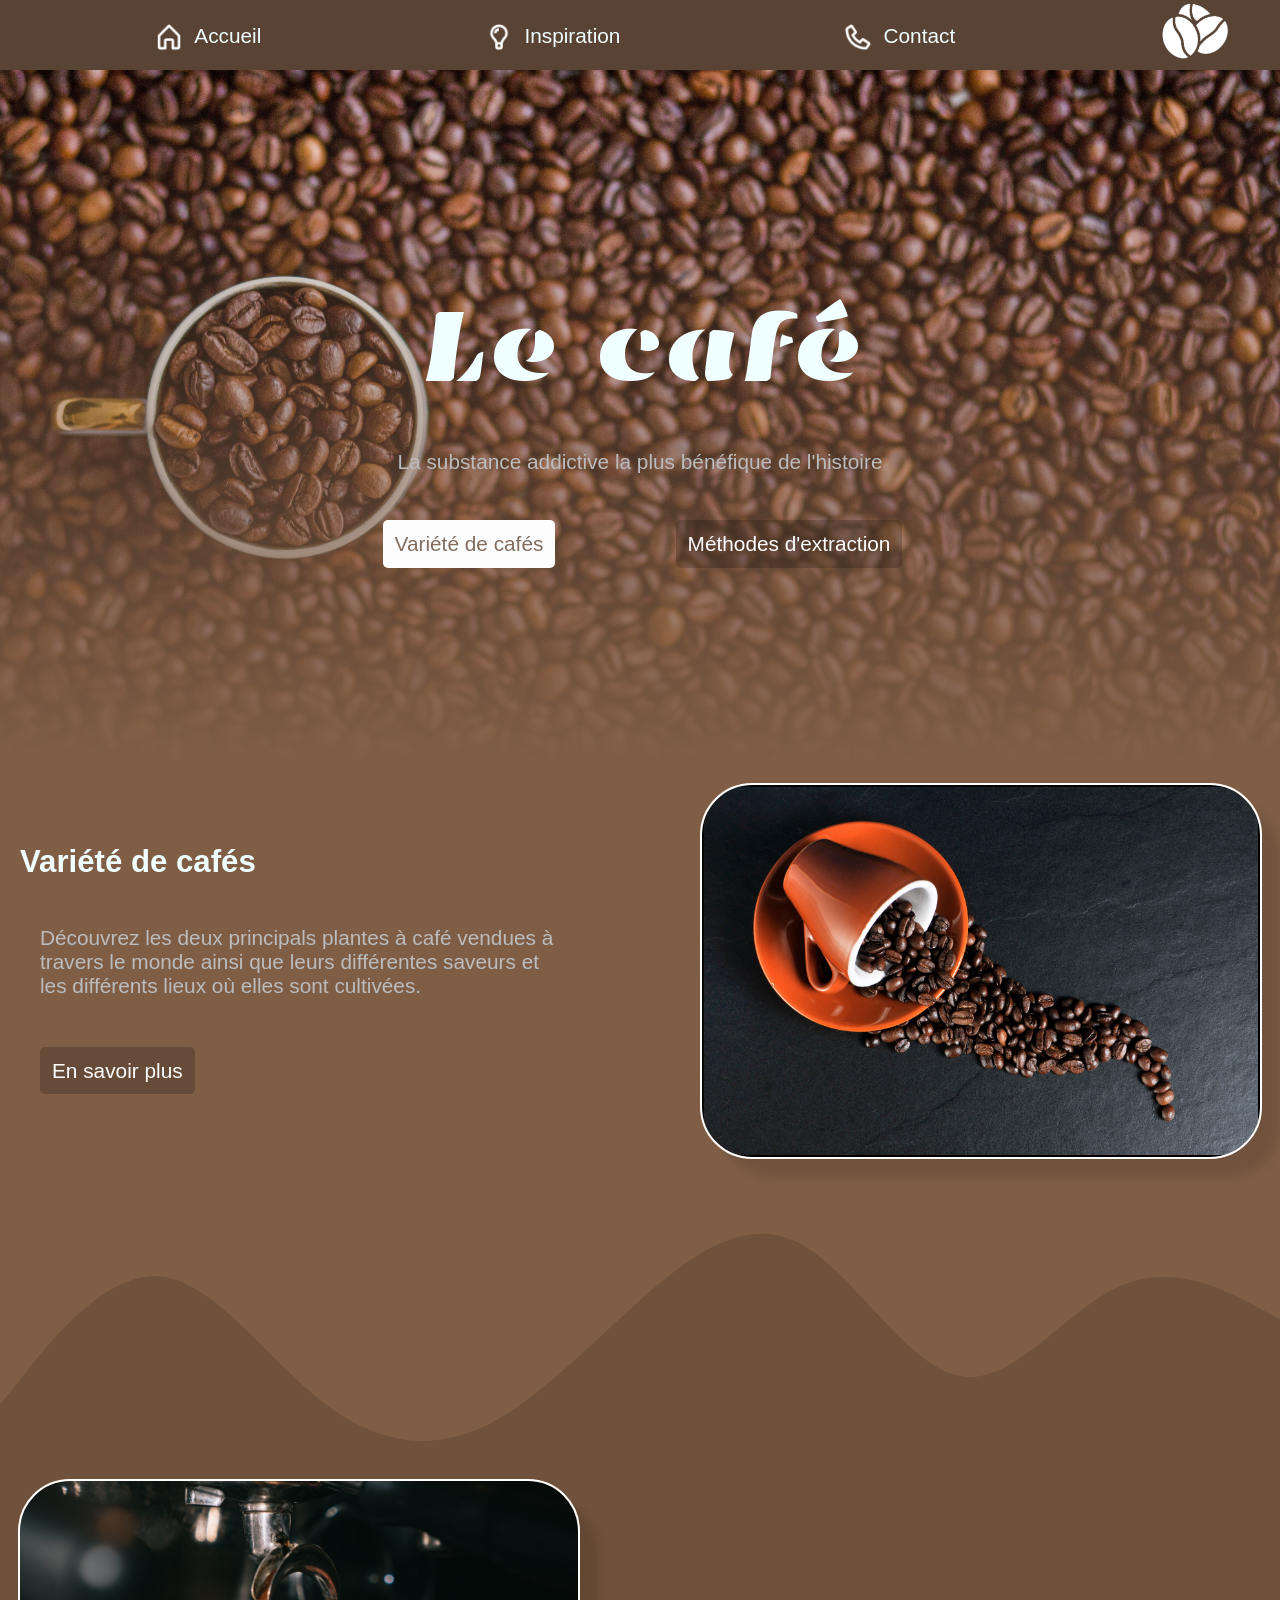
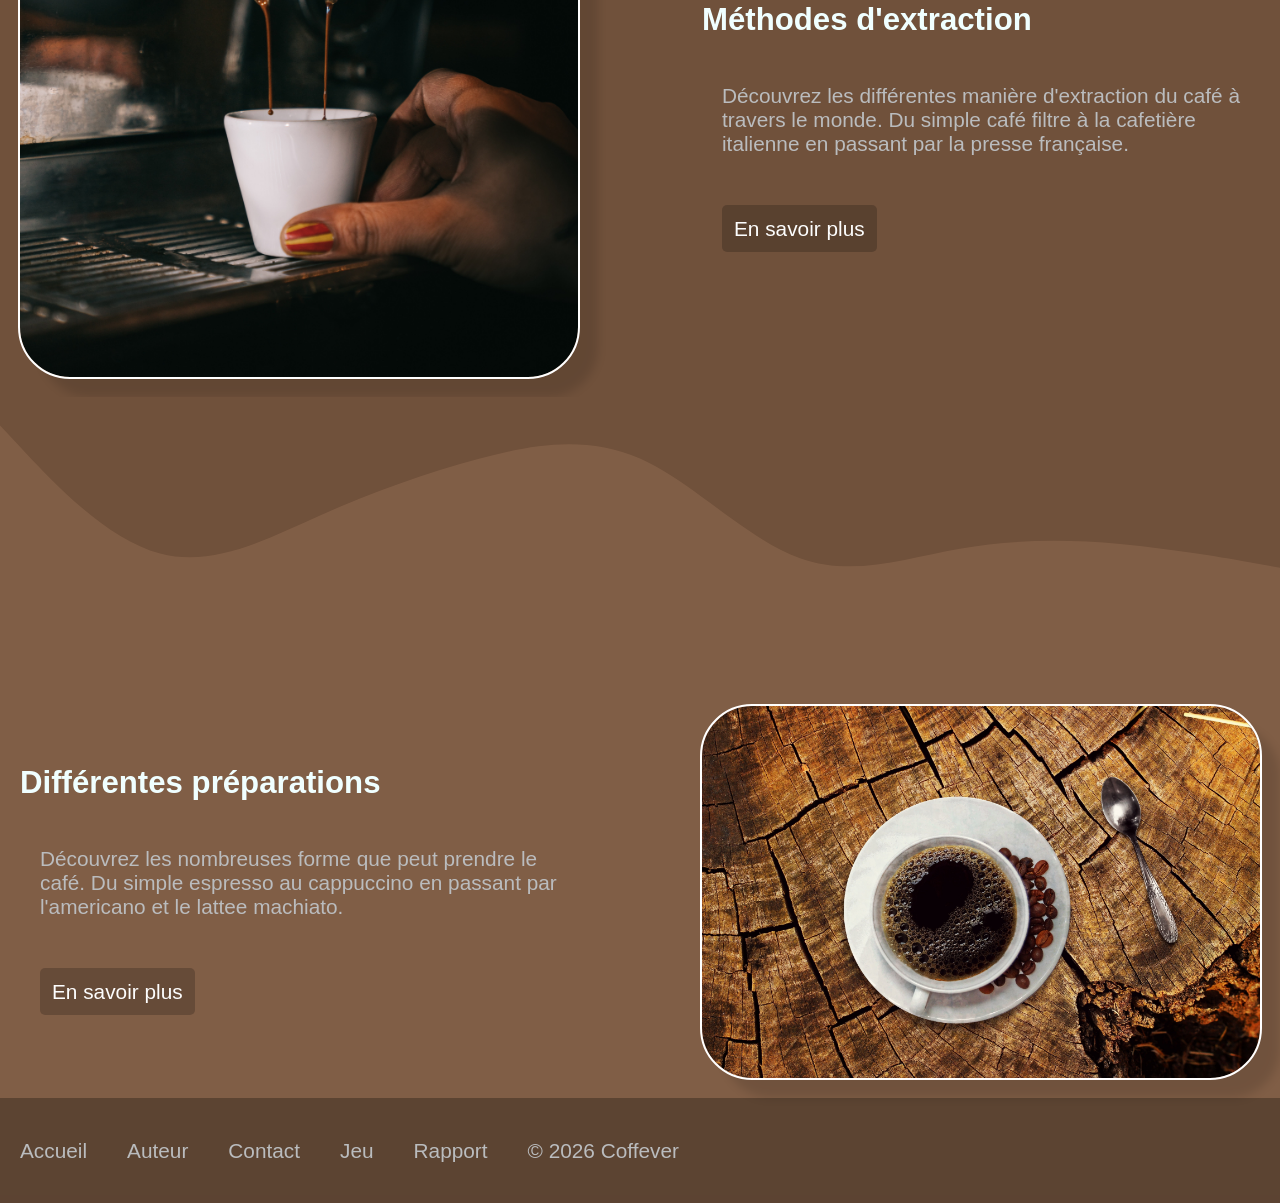
<file: index.html>
<!DOCTYPE html>
<html lang="fr">
<head>
    <meta charset="UTF-8">
    <meta name="viewport" content="width=device-width, initial-scale=1.0">
    <title>Accueil - Coffever</title>
    <meta name="author" content="Antoni Débaz">
    <link rel="stylesheet" type="text/css" href="style.css">
    <link href="img/icon.png" rel="icon" type="image/png">
</head>
<body>
    <header>
        <nav>
            <a href="index.html"><img src="img/home-alt-2.png" alt="Accueil">Accueil</a>
            <a href="inspiration.html"><img src="img/light-bulb-alt.png" alt="Inspiration">Inspiration</a>
            <a href="contact.html"><img src="img/phone.png" alt="Contact">Contact</a>
        </nav>
        <a href="index.html"><img src="img/logo.png" class="logo" alt="Logo"></a> 
    </header>
    <main>
        <section class="TitleUnderLayer"> <!--Il y a une couche avec une image et un dégradé transparent qui vient se poser dessus-->
            <div class="TitleUpperLayer">
                <h1>
                    Le café
                </h1>
                <p>
                    La substance addictive la plus bénéfique de l'histoire
                </p>
                <div class="buttonContainer">
                    <a href="variete.html" class="button1">Variété de cafés</a>
                    <a href="extraction.html" class="button2">Méthodes d'extraction</a>
                </div>
            </div>
        </section>
        <section class="fallingBeanHolder">
            <img src="img/cartoonBean.png" class="fallingBean" alt="Grain de café">
            <img src="img/cartoonBean.png" class="fallingBean" alt="Grain de café">
            <img src="img/cartoonBean.png" class="fallingBean" alt="Grain de café">
            <img src="img/cartoonBean.png" class="fallingBean" alt="Grain de café">
            <img src="img/cartoonBean.png" class="fallingBean" alt="Grain de café">
            <img src="img/cartoonBean.png" class="fallingBean" alt="Grain de café">
        </section>
        <section class="ChapterContainer">
            <article class="Chapter">
                <div>
                    <h2>Variété de cafés</h2>
                    <p>
                       Découvrez les deux principals plantes à café vendues à travers le monde ainsi que leurs différentes saveurs et les différents lieux où elles sont cultivées.
                    </p>
                    <p>
                        <a href="variete.html" class="button2">En savoir plus</a>
                    </p>
                </div>
                <img src="img/Variété.jpg" alt="variété de café">
            </article>
            <svg viewBox="0 0 1440 320" class="upperWave"><path fill="#70513b" fill-opacity="1" d="M0,256L30,218.7C60,181,120,107,180,112C240,117,300,203,360,250.7C420,299,480,309,540,282.7C600,256,660,192,720,138.7C780,85,840,43,900,74.7C960,107,1020,213,1080,224C1140,235,1200,149,1260,122.7C1320,96,1380,128,1410,144L1440,160L1440,320L1410,320C1380,320,1320,320,1260,320C1200,320,1140,320,1080,320C1020,320,960,320,900,320C840,320,780,320,720,320C660,320,600,320,540,320C480,320,420,320,360,320C300,320,240,320,180,320C120,320,60,320,30,320L0,320Z"></path></svg> <!-- vague créer grâce au site : https://getwaves.io/ -->
            <article class="InverseChapter">
                <div>
                    <h2>Méthodes d'extraction</h2>
                    <p>
                       Découvrez les différentes manière d'extraction du café à travers le monde. Du simple café filtre à la cafetière italienne en passant par la presse française.
                    </p>
                    <p>
                        <a href="extraction.html" class="button2">En savoir plus</a>
                    </p>
                </div>
                <img src="img/poedynchuk-coffee-3759024.jpg" alt="extraction des arômes">
            </article>
            <svg viewBox="0 0 1440 320"><path fill="#70513b" fill-opacity="1" d="M0,32L30,64C60,96,120,160,180,176C240,192,300,160,360,133.3C420,107,480,85,540,69.3C600,53,660,43,720,69.3C780,96,840,160,900,181.3C960,203,1020,181,1080,170.7C1140,160,1200,160,1260,165.3C1320,171,1380,181,1410,186.7L1440,192L1440,0L1410,0C1380,0,1320,0,1260,0C1200,0,1140,0,1080,0C1020,0,960,0,900,0C840,0,780,0,720,0C660,0,600,0,540,0C480,0,420,0,360,0C300,0,240,0,180,0C120,0,60,0,30,0L0,0Z"></path></svg> <!-- vague créer grâce au site : https://getwaves.io/ -->
            <article class="Chapter">
                <div>
                    <h2>Différentes préparations</h2>
                    <p>
                       Découvrez les nombreuses forme que peut prendre le café. Du simple espresso au cappuccino en passant par l'americano et le lattee machiato.
                    </p>
                    <p>
                        <a href="preparation.html" class="button2">En savoir plus</a>
                    </p>
                </div>
                <img src="img/cocoparisienne-coffee-2714970.jpg" alt="préparations de café">
            </article>
        </section>
    </main>
    <footer>
            <a href="index.html">Accueil</a>
            <a href="auteur.html">Auteur</a>
            <a href="contact.html">Contact</a>
            <a href="CoffeverGame/index.html">Jeu</a>
            <a href="rapport.html">Rapport</a>
            <p>&copy; 2026 Coffever</p>
    </footer>
</body>
</html>
</file>
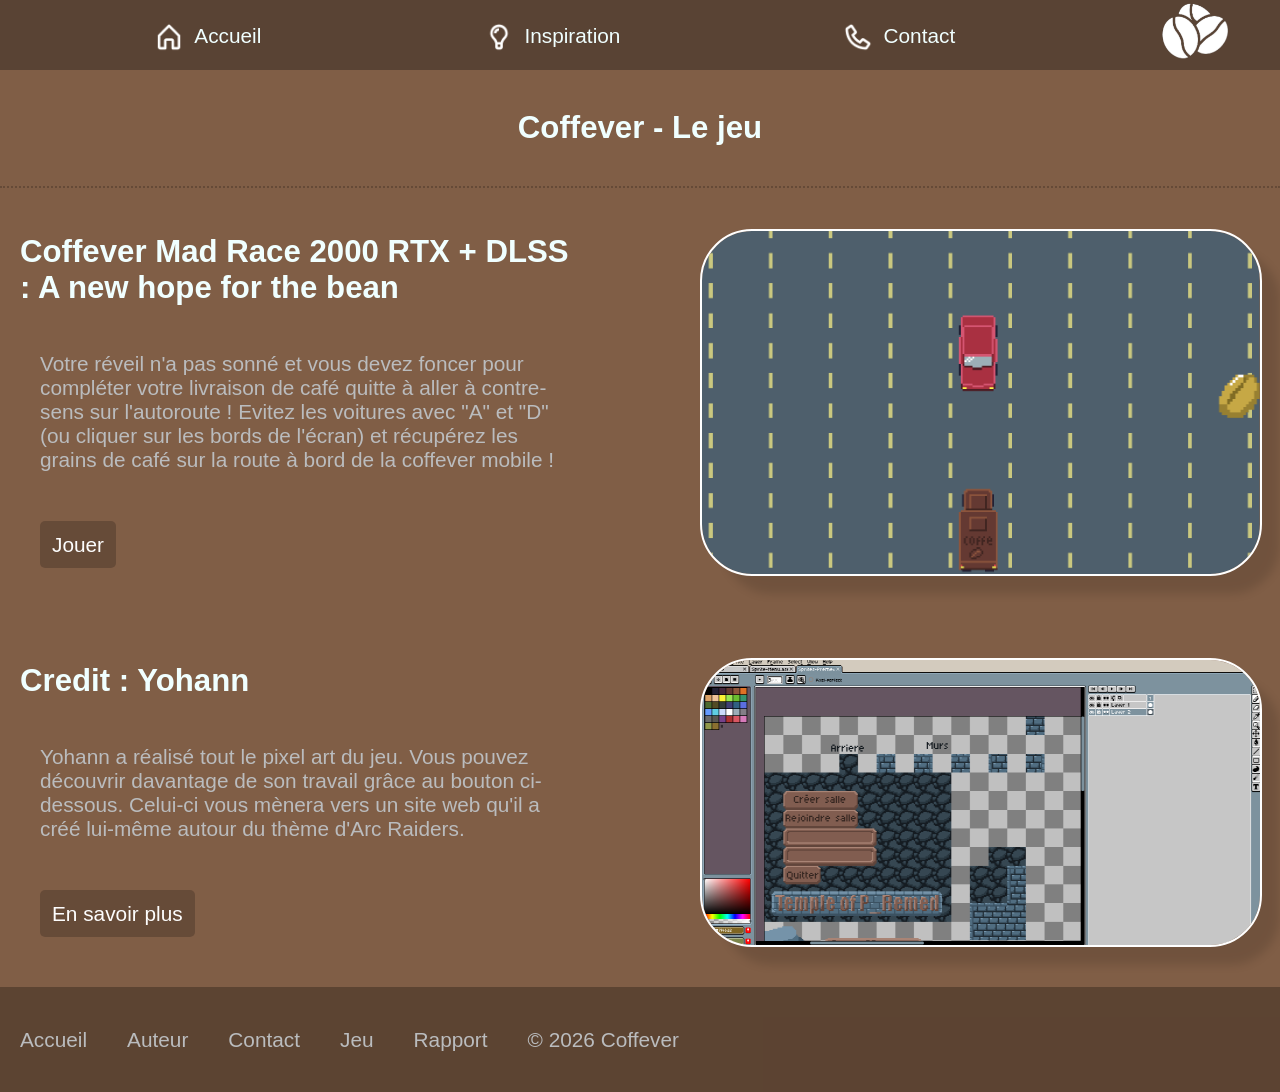
<file: CoffeverGame/index.html>
<!DOCTYPE html>
<html lang="fr">
<head>
    <meta charset="UTF-8">
    <meta name="viewport" content="width=device-width, initial-scale=1.0">
    <title>Jeu - Coffever</title>
    <meta name="author" content="Antoni Débaz">
    <link rel="stylesheet" type="text/css" href="../style.css">
    <link rel="stylesheet" type="text/css" href="./styleJeu.css">
    <link href="../img/icon.png" rel="icon" type="image/png">
</head>
<body>
    <header>
        <nav>
            <a href="../index.html"><img src="../img/home-alt-2.png" alt="Accueil">Accueil</a>
            <a href="../inspiration.html"><img src="../img/light-bulb-alt.png" alt="Inspiration">Inspiration</a>
            <a href="../contact.html"><img src="../img/phone.png" alt="Contact">Contact</a>
        </nav>
        <a href="../index.html"><img src="../img/logo.png" class="logo" alt="Logo"></a> 
    </header>
    <main>
        <section class="Title">
            <h1>Coffever - Le jeu</h1>
        </section>
        <section class="ChapterContainer">
            <article class="Chapter">
                <div>
                    <h2>Coffever Mad Race 2000 RTX + DLSS : A new hope for the bean</h2>
                    <p>
                       Votre réveil n'a pas sonné et vous devez foncer pour compléter votre livraison de café quitte à aller à contre-sens sur l'autoroute ! Evitez les voitures avec "A" et "D" (ou cliquer sur les bords de l'écran) et récupérez les grains de café sur la route à bord de la coffever mobile ! 
                    </p>
                    <p>
                        <a href="jeu.html" class="button2">Jouer</a>
                    </p>
                </div>
                <img src="../img/CoffeverMadChaseThumbnail.png" alt="Image du jeu Coffever Mad Race">
            </article>
            <article class="Chapter">
                <div>
                    <h2>Credit : Yohann</h2>
                    <p>
                        Yohann a réalisé tout le pixel art du jeu. Vous pouvez découvrir davantage de son travail grâce au bouton ci-dessous. Celui-ci vous mènera vers un site web qu'il a créé lui-même autour du thème d'Arc Raiders.
                    </p>
                    <p>
                        <a href="https://cin1d-yohann.w3.pm2etml.ch/auteur.html" class="button2">En savoir plus</a>
                    </p>
                </div>
                <img src="../img/YohannWebsite.png" alt="variété de café">
            </article>
        </section>
    </main>
    <footer>
            <a href="../index.html">Accueil</a>
            <a href="../auteur.html">Auteur</a>
            <a href="../contact.html">Contact</a>
            <a href="../CoffeverGame/index.html">Jeu</a>
            <a href="../rapport.html">Rapport</a>
            <p>&copy; 2026 Coffever</p>
    </footer>
</body>
</html>
</file>
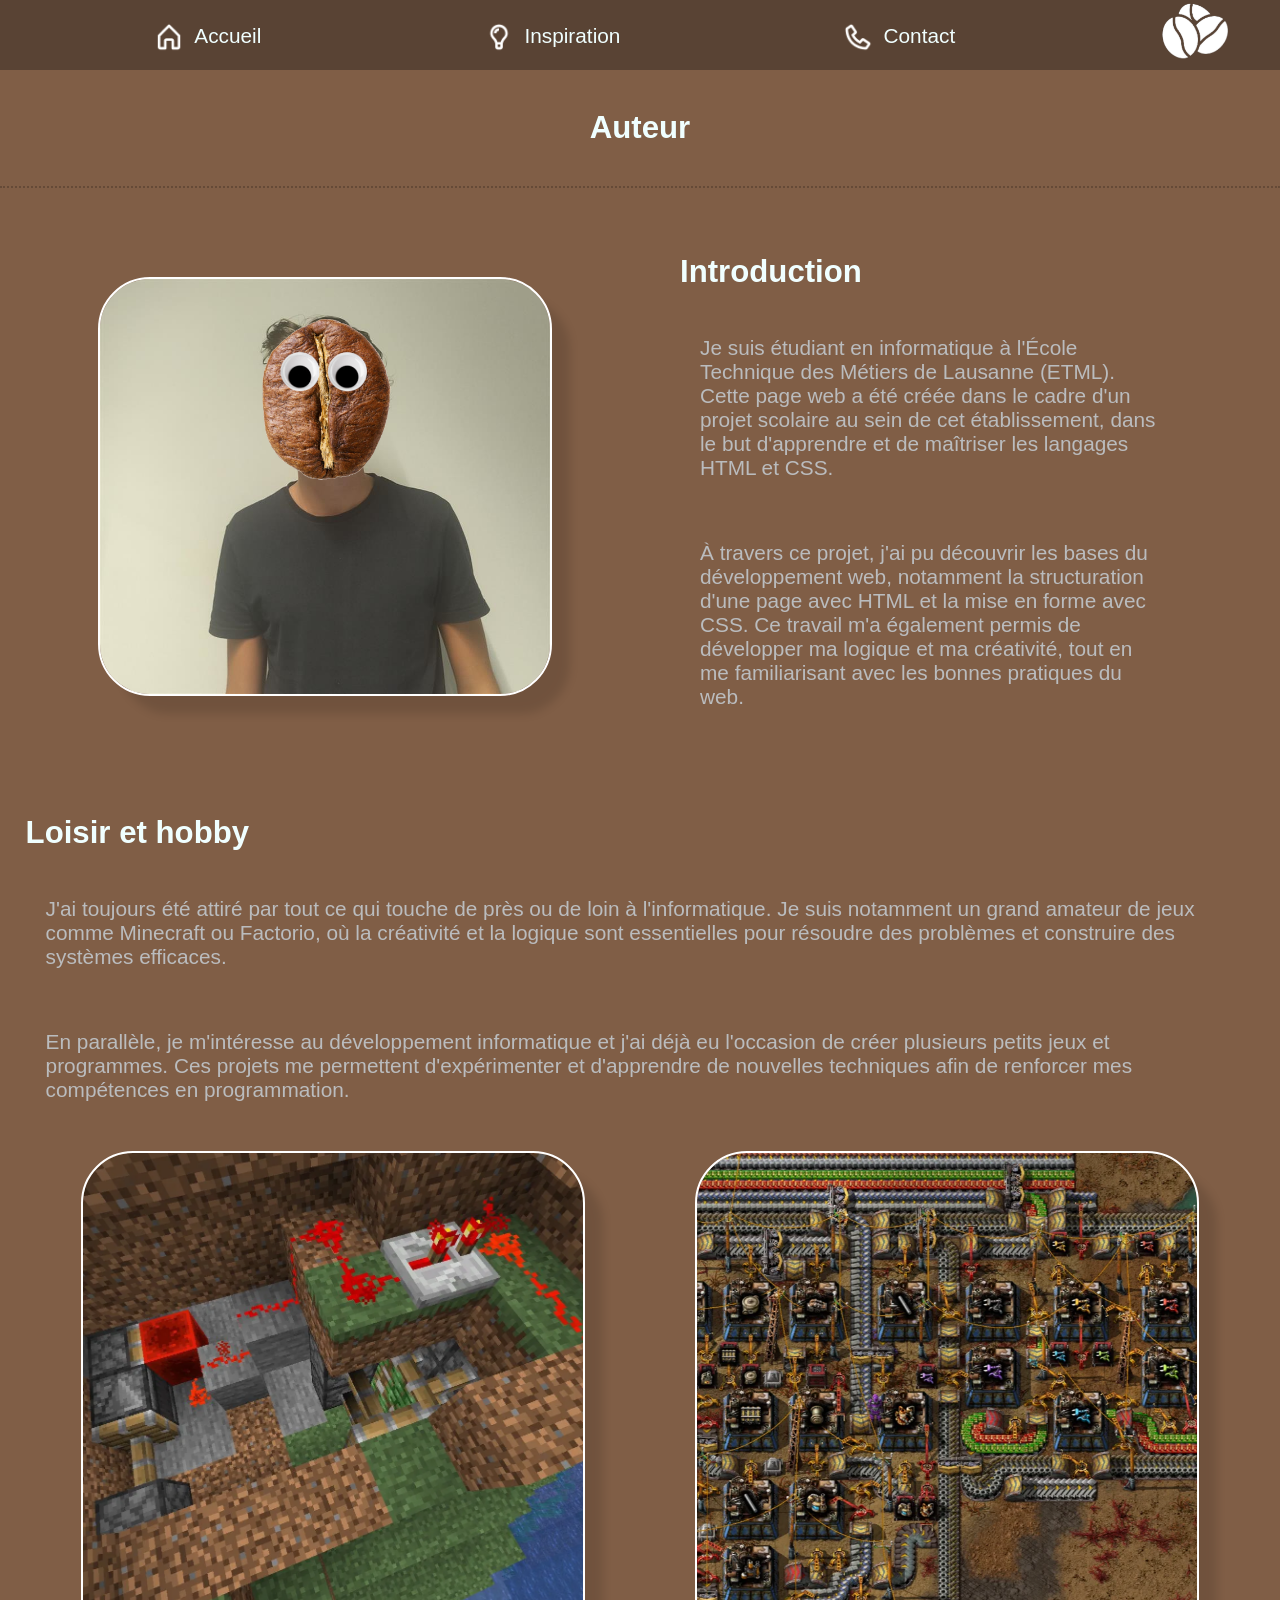
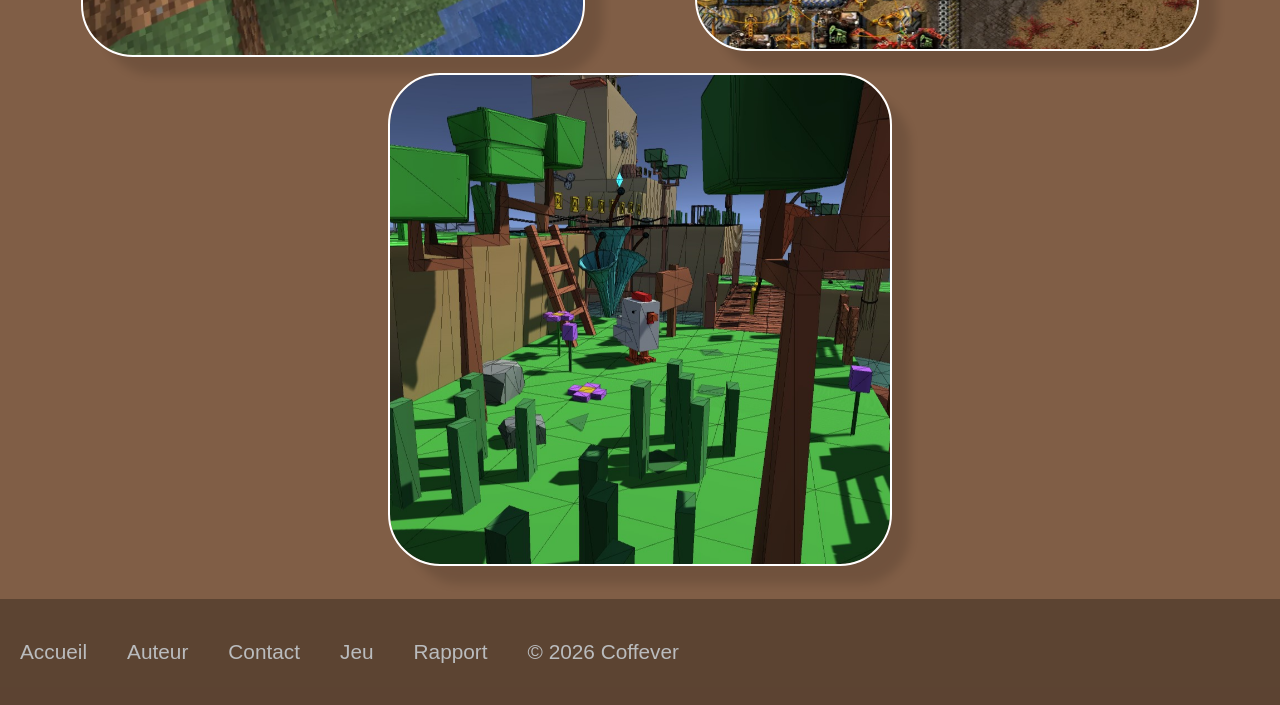
<file: Auteur.html>
<!DOCTYPE html>
<html lang="fr">
<head>
    <meta charset="UTF-8">
    <meta name="viewport" content="width=device-width, initial-scale=1.0">
    <title>Auteur - Coffever</title>
    <meta name="author" content="Antoni Débaz">
    <link rel="stylesheet" type="text/css" href="style.css">
    <link href="img/icon.png" rel="icon" type="image/png">
</head>
<body>
    <header>
        <nav>
            <a href="index.html"><img src="img/home-alt-2.png" alt="Accueil">Accueil</a>
            <a href="inspiration.html"><img src="img/light-bulb-alt.png" alt="Inspiration">Inspiration</a>
            <a href="contact.html"><img src="img/phone.png" alt="Contact">Contact</a>
        </nav>
        <a href="index.html"><img src="img/logo.png" class="logo" alt="Logo"></a> 
    </header>
    <main>
        <section class="Title">
            <h1>Auteur</h1>
        </section>
        <section class="NextToHolder">
            <article class="NextToItem" id="photoAuthor">
                <img src="img/Auteur.png" alt="Photo de l'auteur">
            </article>
            <article class="NextToItem">
                <h2>
                    Introduction
                </h2>
                <p>
                    Je suis étudiant en informatique à l'École Technique des Métiers de Lausanne (ETML). Cette page web a été créée dans le cadre d'un projet scolaire au sein de cet établissement, dans le but d'apprendre et de maîtriser les langages HTML et CSS.
                </p>
                <p>
                    À travers ce projet, j'ai pu découvrir les bases du développement web, notamment la structuration d'une page avec HTML et la mise en forme avec CSS. Ce travail m'a également permis de développer ma logique et ma créativité, tout en me familiarisant avec les bonnes pratiques du web.
                </p>
            </article>
        </section>
        <section class="AuteurLobby">
            <h2>
                Loisir et hobby
            </h2>
            <p>
                J'ai toujours été attiré par tout ce qui touche de près ou de loin à l'informatique. Je suis notamment un grand amateur de jeux comme Minecraft ou Factorio, où la créativité et la logique sont essentielles pour résoudre des problèmes et construire des systèmes efficaces.
            </p>
            <p>
                En parallèle, je m'intéresse au développement informatique et j'ai déjà eu l'occasion de créer plusieurs petits jeux et programmes. Ces projets me permettent d'expérimenter et d'apprendre de nouvelles techniques afin de renforcer mes compétences en programmation.
            </p>
            <div>
                <img src="img/minecraft.png" alt="Minecraft">
                <img src="img/factorio.png" alt="Factorio">
                <img src="img/unity.png" alt="développement de jeu unity">
            </div>
        </section>
    </main>
    <footer>
            <a href="index.html">Accueil</a>
            <a href="auteur.html">Auteur</a>
            <a href="contact.html">Contact</a>
            <a href="CoffeverGame/index.html">Jeu</a>
            <a href="rapport.html">Rapport</a>
            <p>&copy; 2026 Coffever</p>
    </footer>
</body>
</html>
</file>
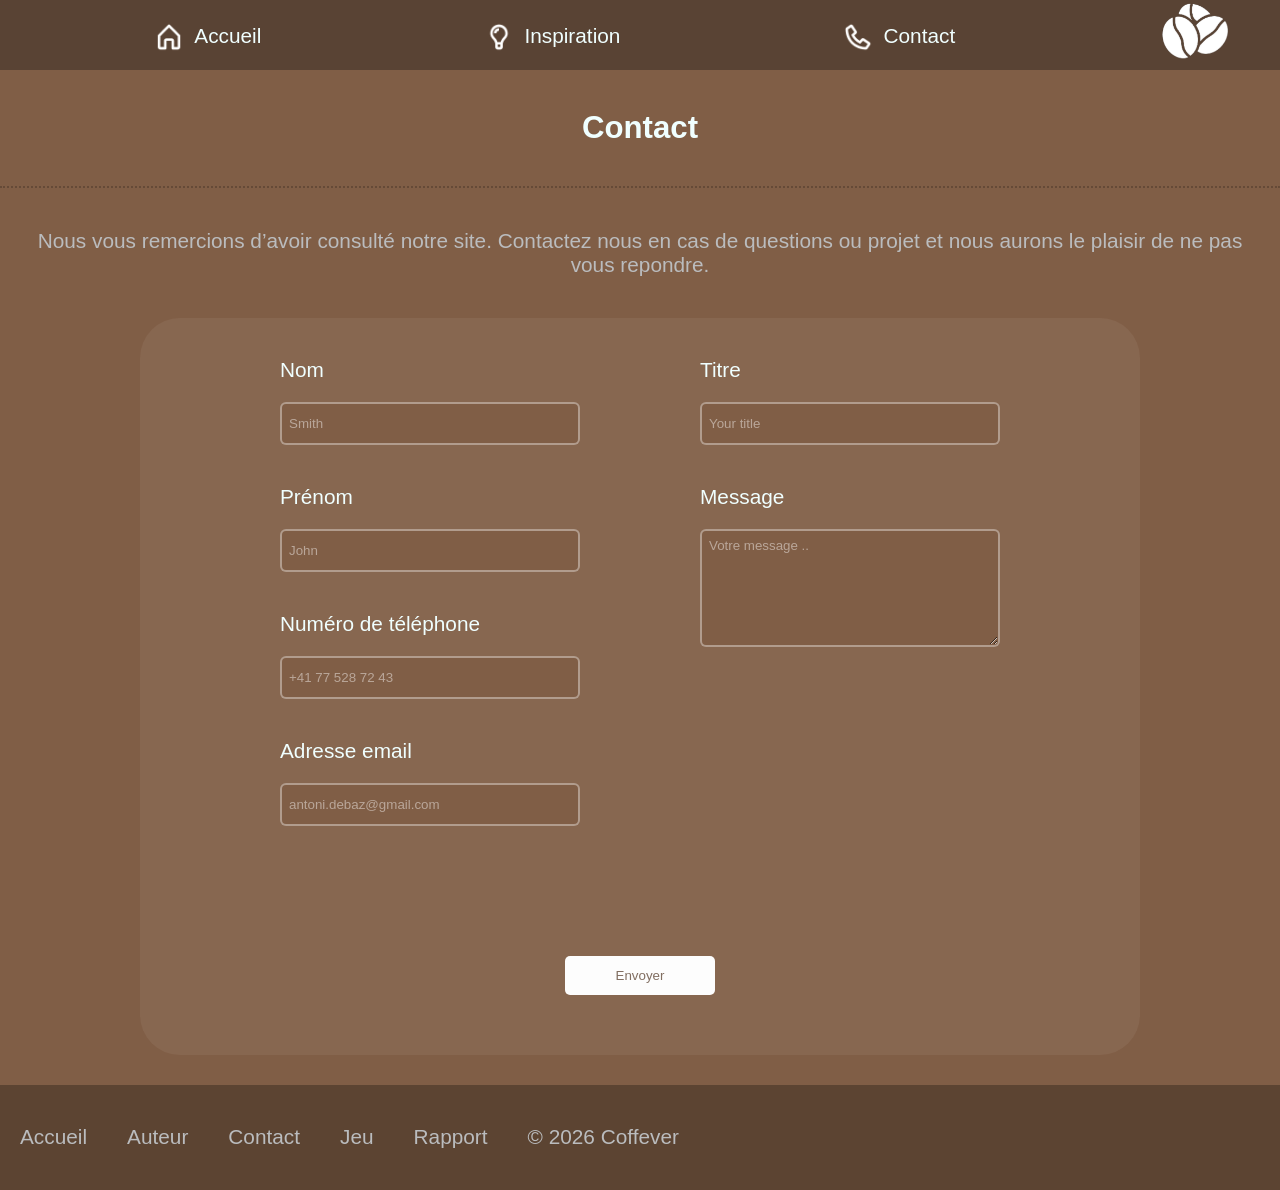
<file: contact.html>
<!DOCTYPE html>
<html lang="fr">
<head>
    <meta charset="UTF-8">
    <meta name="viewport" content="width=device-width, initial-scale=1.0">
    <title>Contact - Coffever</title>
    <meta name="author" content="Antoni Débaz">
    <link rel="stylesheet" type="text/css" href="style.css">
    <link href="img/icon.png" rel="icon" type="image/png">
</head>
<body>
    <header>
        <nav>
            <a href="index.html"><img src="img/home-alt-2.png" alt="Accueil">Accueil</a>
            <a href="inspiration.html"><img src="img/light-bulb-alt.png" alt="Inspiration">Inspiration</a>
            <a href="contact.html"><img src="img/phone.png" alt="Contact">Contact</a>
        </nav>
        <a href="index.html"><img src="img/logo.png" class="logo" alt="Logo"></a> 
    </header>
    <main>
        <section class="Title">
            <h1>Contact</h1>
        </section>
        <section>
            <p class="centeredText">
                Nous vous remercions d’avoir consulté notre site. Contactez nous en cas de questions ou projet et nous aurons le plaisir de ne pas vous repondre.
            </p>
            <form>
                <div class="ContactHolder">
                    <div>
                        <label for="Nom">Nom</label>
                        <input type="text" required id="Nom" placeholder="Smith">

                        <label for="Prenom" >Prénom</label>
                        <input type="text"  id="Prenom" placeholder="John">

                        <label for="Telephone">Numéro de téléphone</label>
                        <input type="text" id="Telephone" placeholder="+41 77 528 72 43">

                        <label for="mail">Adresse email</label>
                        <input type="text" required id="mail" placeholder="antoni.debaz@gmail.com">
                    </div>
                    
                    <div>
                        <label for="Titre">Titre</label>
                        <input type="text" required id="Titre" placeholder="Your title">

                        <label for="zoneText">Message</label>
                        <textarea required id="zoneText" placeholder="Votre message .."></textarea>
                    </div>
                </div>
                <div class="ContactBottom">
                    <button type="submit">Envoyer</button>
                </div>
            </form>
        </section>

    </main>
    <footer>
            <a href="index.html">Accueil</a>
            <a href="auteur.html">Auteur</a>
            <a href="contact.html">Contact</a>
            <a href="CoffeverGame/index.html">Jeu</a>
            <a href="rapport.html">Rapport</a>
            <p>&copy; 2026 Coffever</p>
    </footer>
</body>
</html>
</file>
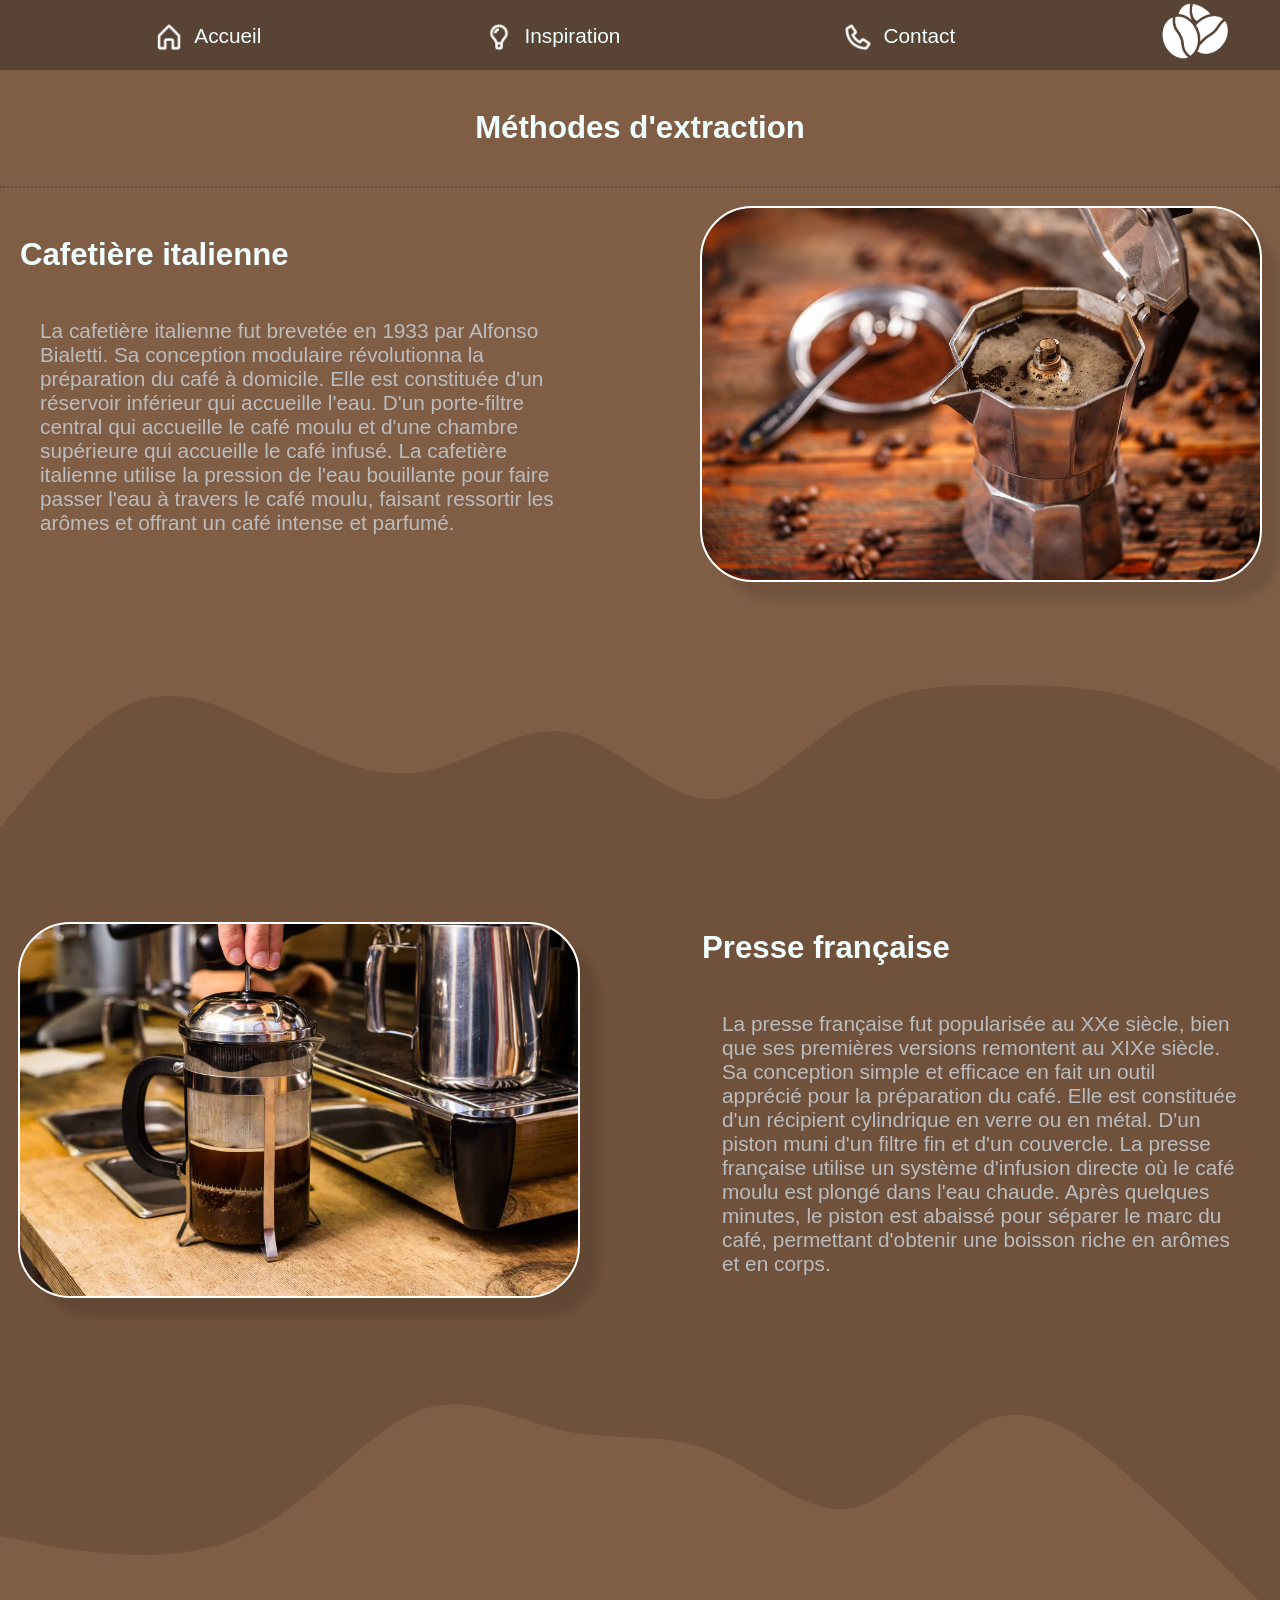
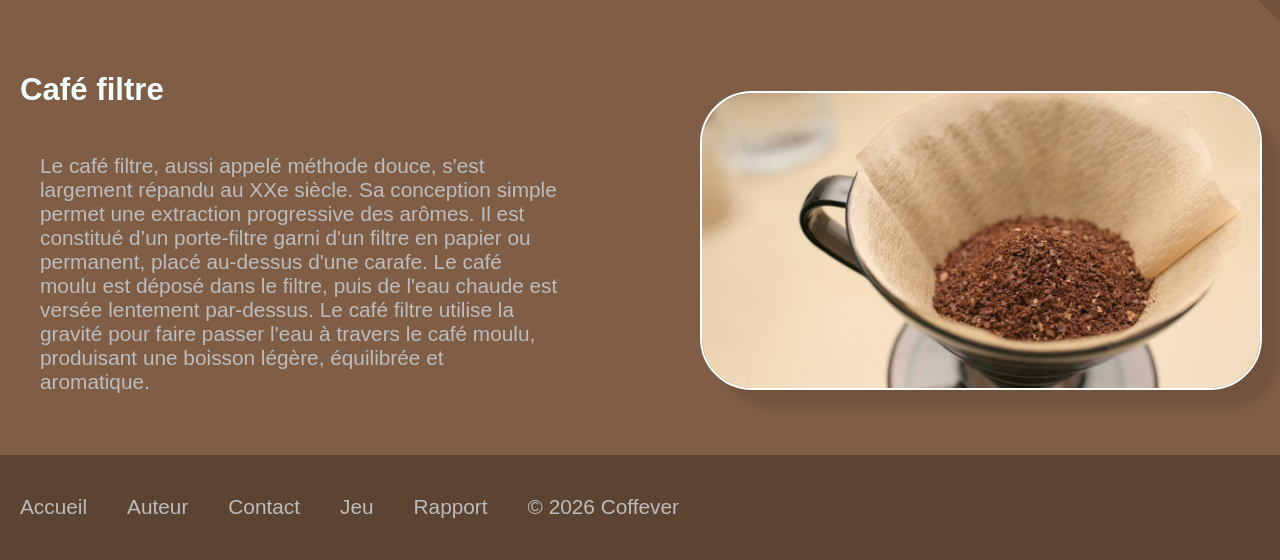
<file: extraction.html>
<!DOCTYPE html>
<html lang="fr">
<head>
    <meta charset="UTF-8">
    <meta name="viewport" content="width=device-width, initial-scale=1.0">
    <title>Méthode - Coffever</title>
    <meta name="author" content="Antoni Débaz">
    <link rel="stylesheet" type="text/css" href="style.css">
    <link href="img/icon.png" rel="icon" type="image/png">
</head>
<body>
    <header>
        <nav>
            <a href="index.html"><img src="img/home-alt-2.png" alt="Accueil">Accueil</a>
            <a href="inspiration.html"><img src="img/light-bulb-alt.png" alt="Inspiration">Inspiration</a>
            <a href="contact.html"><img src="img/phone.png" alt="Contact">Contact</a>
        </nav>
        <a href="index.html"><img src="img/logo.png" class="logo" alt="Logo"></a> 
    </header>
    <main>
        <section class="Title">
            <h1>Méthodes d'extraction</h1>
        </section>
        <section class="ChapterContainer">
            <article class="Chapter">
                <div>
                    <h2>Cafetière italienne</h2>
                    <p>
                       La cafetière italienne fut brevetée en 1933 par Alfonso Bialetti. Sa conception modulaire révolutionna la préparation du café à domicile. Elle est constituée d'un réservoir inférieur qui accueille l'eau. D'un porte-filtre central qui accueille le café moulu et d'une chambre supérieure qui accueille le café infusé. La cafetière italienne utilise la pression de l'eau bouillante pour faire passer l'eau à travers le café moulu, faisant ressortir les arômes et offrant un café intense et parfumé.
                    </p>
                </div>
                <img src="img/moka-pot.jpg" alt="Cafetière italienne">
            </article>
            <svg viewBox="0 0 1440 320" class="upperWave"><path fill="#70513b" fill-opacity="1" d="M0,256L26.7,224C53.3,192,107,128,160,112C213.3,96,267,128,320,154.7C373.3,181,427,203,480,192C533.3,181,587,139,640,149.3C693.3,160,747,224,800,224C853.3,224,907,160,960,128C1013.3,96,1067,96,1120,96C1173.3,96,1227,96,1280,112C1333.3,128,1387,160,1413,176L1440,192L1440,320L1413.3,320C1386.7,320,1333,320,1280,320C1226.7,320,1173,320,1120,320C1066.7,320,1013,320,960,320C906.7,320,853,320,800,320C746.7,320,693,320,640,320C586.7,320,533,320,480,320C426.7,320,373,320,320,320C266.7,320,213,320,160,320C106.7,320,53,320,27,320L0,320Z"></path></svg>
            <article class="InverseChapter">
                <div>
                    <h2>Presse française</h2>
                    <p>
                        La presse française fut popularisée au XXe siècle, bien que ses premières versions remontent au XIXe siècle. Sa conception simple et efficace en fait un outil apprécié pour la préparation du café. Elle est constituée d'un récipient cylindrique en verre ou en métal. D'un piston muni d'un filtre fin et d'un couvercle. La presse française utilise un système d'infusion directe où le café moulu est plongé dans l'eau chaude. Après quelques minutes, le piston est abaissé pour séparer le marc du café, permettant d'obtenir une boisson riche en arômes et en corps.
                    </p>
                </div>
                <img src="img/French-press.jpg" alt="Presse française">
            </article>
            <svg viewBox="0 0 1440 320" ><path fill="#70513b" fill-opacity="1" d="M0,224L26.7,229.3C53.3,235,107,245,160,245.3C213.3,245,267,235,320,197.3C373.3,160,427,96,480,80C533.3,64,587,96,640,106.7C693.3,117,747,107,800,128C853.3,149,907,203,960,192C1013.3,181,1067,107,1120,90.7C1173.3,75,1227,117,1280,165.3C1333.3,213,1387,267,1413,293.3L1440,320L1440,0L1413.3,0C1386.7,0,1333,0,1280,0C1226.7,0,1173,0,1120,0C1066.7,0,1013,0,960,0C906.7,0,853,0,800,0C746.7,0,693,0,640,0C586.7,0,533,0,480,0C426.7,0,373,0,320,0C266.7,0,213,0,160,0C106.7,0,53,0,27,0L0,0Z"></path></svg>
            <article class="Chapter">
                <div>
                    <h2>Café filtre</h2>
                    <p>
                       Le café filtre, aussi appelé méthode douce, s'est largement répandu au XXe siècle. Sa conception simple permet une extraction progressive des arômes. Il est constitué d’un porte-filtre garni d'un filtre en papier ou permanent, placé au-dessus d'une carafe. Le café moulu est déposé dans le filtre, puis de l'eau chaude est versée lentement par-dessus. Le café filtre utilise la gravité pour faire passer l'eau à travers le café moulu, produisant une boisson légère, équilibrée et aromatique.
                    </p>
                </div>
                <img src="img/cafe-filtre.jpg" alt="Café filtre">
            </article>
        </section>
    </main>
    <footer>
            <a href="index.html">Accueil</a>
            <a href="auteur.html">Auteur</a>
            <a href="contact.html">Contact</a>
            <a href="CoffeverGame/index.html">Jeu</a>
            <a href="rapport.html">Rapport</a>
            <p>&copy; 2026 Coffever</p>
    </footer>
</body>
</html>
</file>
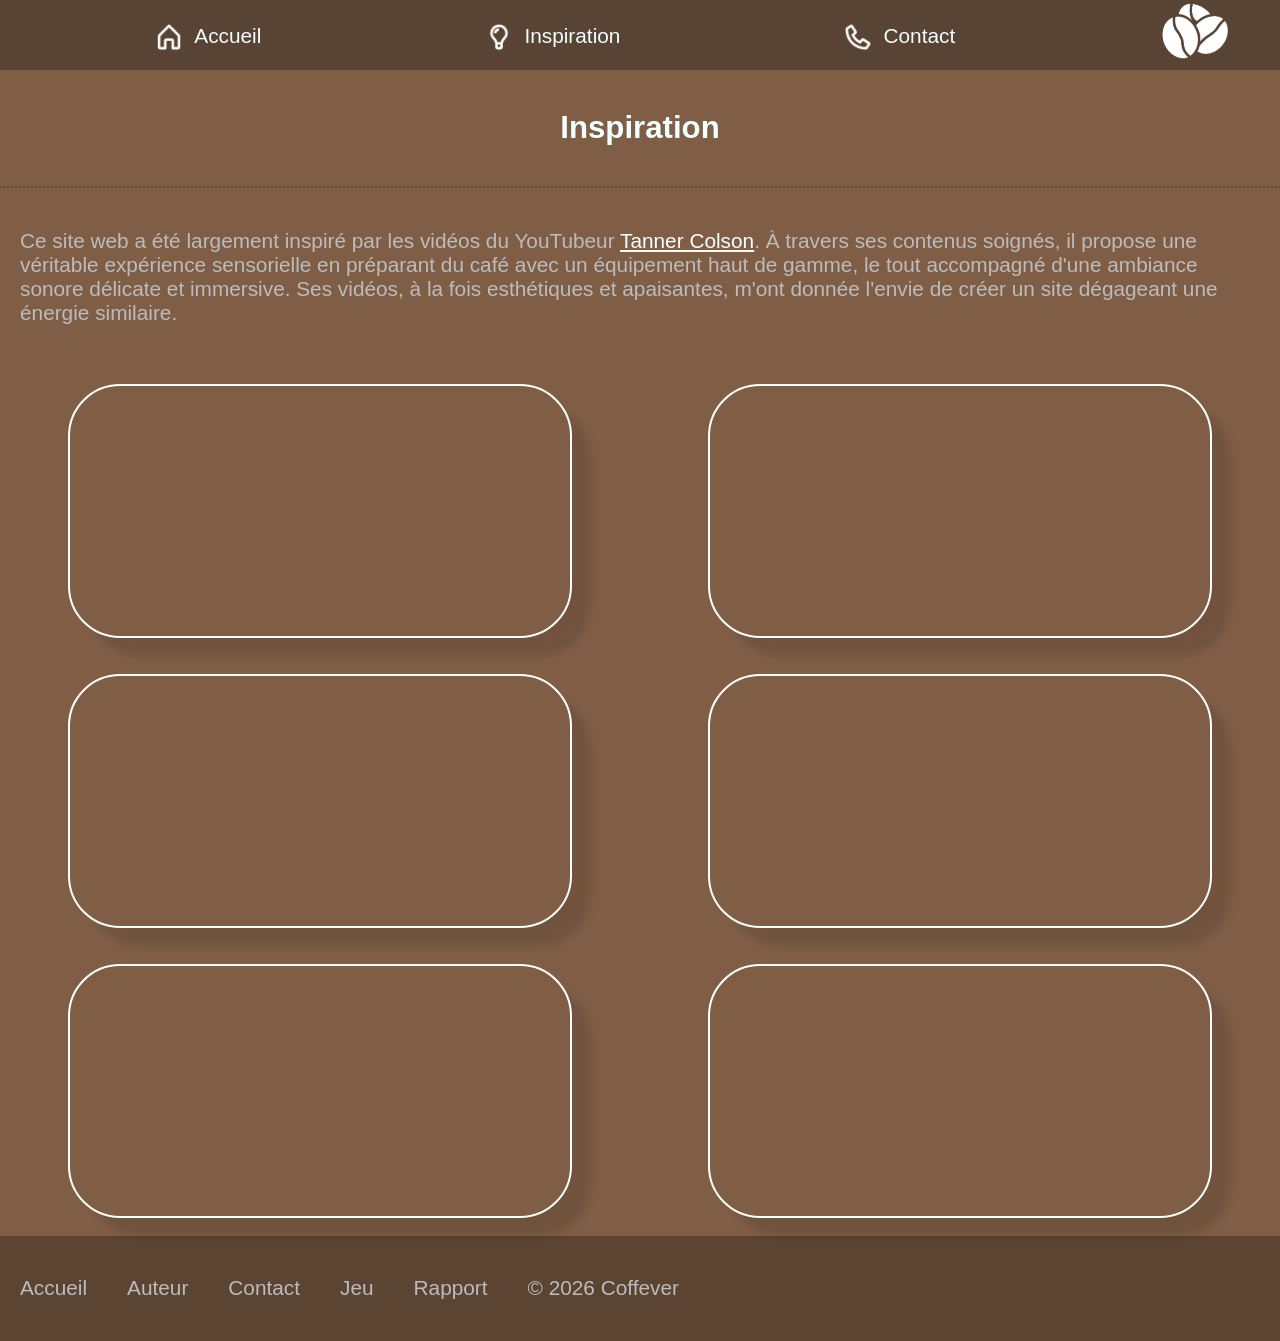
<file: inspiration.html>
<!DOCTYPE html>
<html lang="fr">
<head>
    <meta charset="UTF-8">
    <meta name="viewport" content="width=device-width, initial-scale=1.0">
    <title>Inspiration - Coffever</title>
    <meta name="author" content="Antoni Débaz">
    <link rel="stylesheet" type="text/css" href="style.css">
    <link href="img/icon.png" rel="icon" type="image/png">
</head>
<body>
    <header>
        <nav>
            <a href="index.html"><img src="img/home-alt-2.png" alt="Accueil">Accueil</a>
            <a href="inspiration.html"><img src="img/light-bulb-alt.png" alt="Inspiration">Inspiration</a>
            <a href="contact.html"><img src="img/phone.png" alt="Contact">Contact</a>
        </nav>
        <a href="index.html"><img src="img/logo.png" class="logo" alt="Logo"></a> 
    </header>
    <main>
        <section class="Title">
            <h1>Inspiration</h1>
        </section>
        <section class="videoInspirationHolder">
            <p>
                Ce site web a été largement inspiré par les vidéos du YouTubeur <a href="https://www.youtube.com/@tannercolsoncoffee">Tanner Colson</a>. À travers ses contenus soignés, il propose une véritable expérience sensorielle en préparant du café avec un équipement haut de gamme, le tout accompagné d'une ambiance sonore délicate et immersive. Ses vidéos, à la fois esthétiques et apaisantes, m'ont donnée l'envie de créer un site dégageant une énergie similaire.
            </p>
            <video class="videoInspirationItem" autoplay muted loop>
                <source src="img/videoCafé1.mp4" type="video/mp4">
            </video>
            <video class="videoInspirationItem" autoplay muted loop>
                <source src="img/videoCafé2.mp4" type="video/mp4">
            </video>
            <video class="videoInspirationItem" autoplay muted loop>
                <source src="img/videoCafé3.mp4" type="video/mp4">
            </video>
            <video class="videoInspirationItem" autoplay muted loop>
                <source src="img/videoCafé4.mp4" type="video/mp4">
            </video>
            <video class="videoInspirationItem" autoplay muted loop>
                <source src="img/videoCafé5.mp4" type="video/mp4">
            </video>
            <video class="videoInspirationItem" autoplay muted loop>
                <source src="img/videoCafé6.mp4" type="video/mp4">
            </video>

        </section>
    </main>
    <footer>
            <a href="index.html">Accueil</a>
            <a href="auteur.html">Auteur</a>
            <a href="contact.html">Contact</a>
            <a href="CoffeverGame/index.html">Jeu</a>
            <a href="rapport.html">Rapport</a>
            <p>&copy; 2026 Coffever</p>
    </footer>
</body>
</html>
</file>
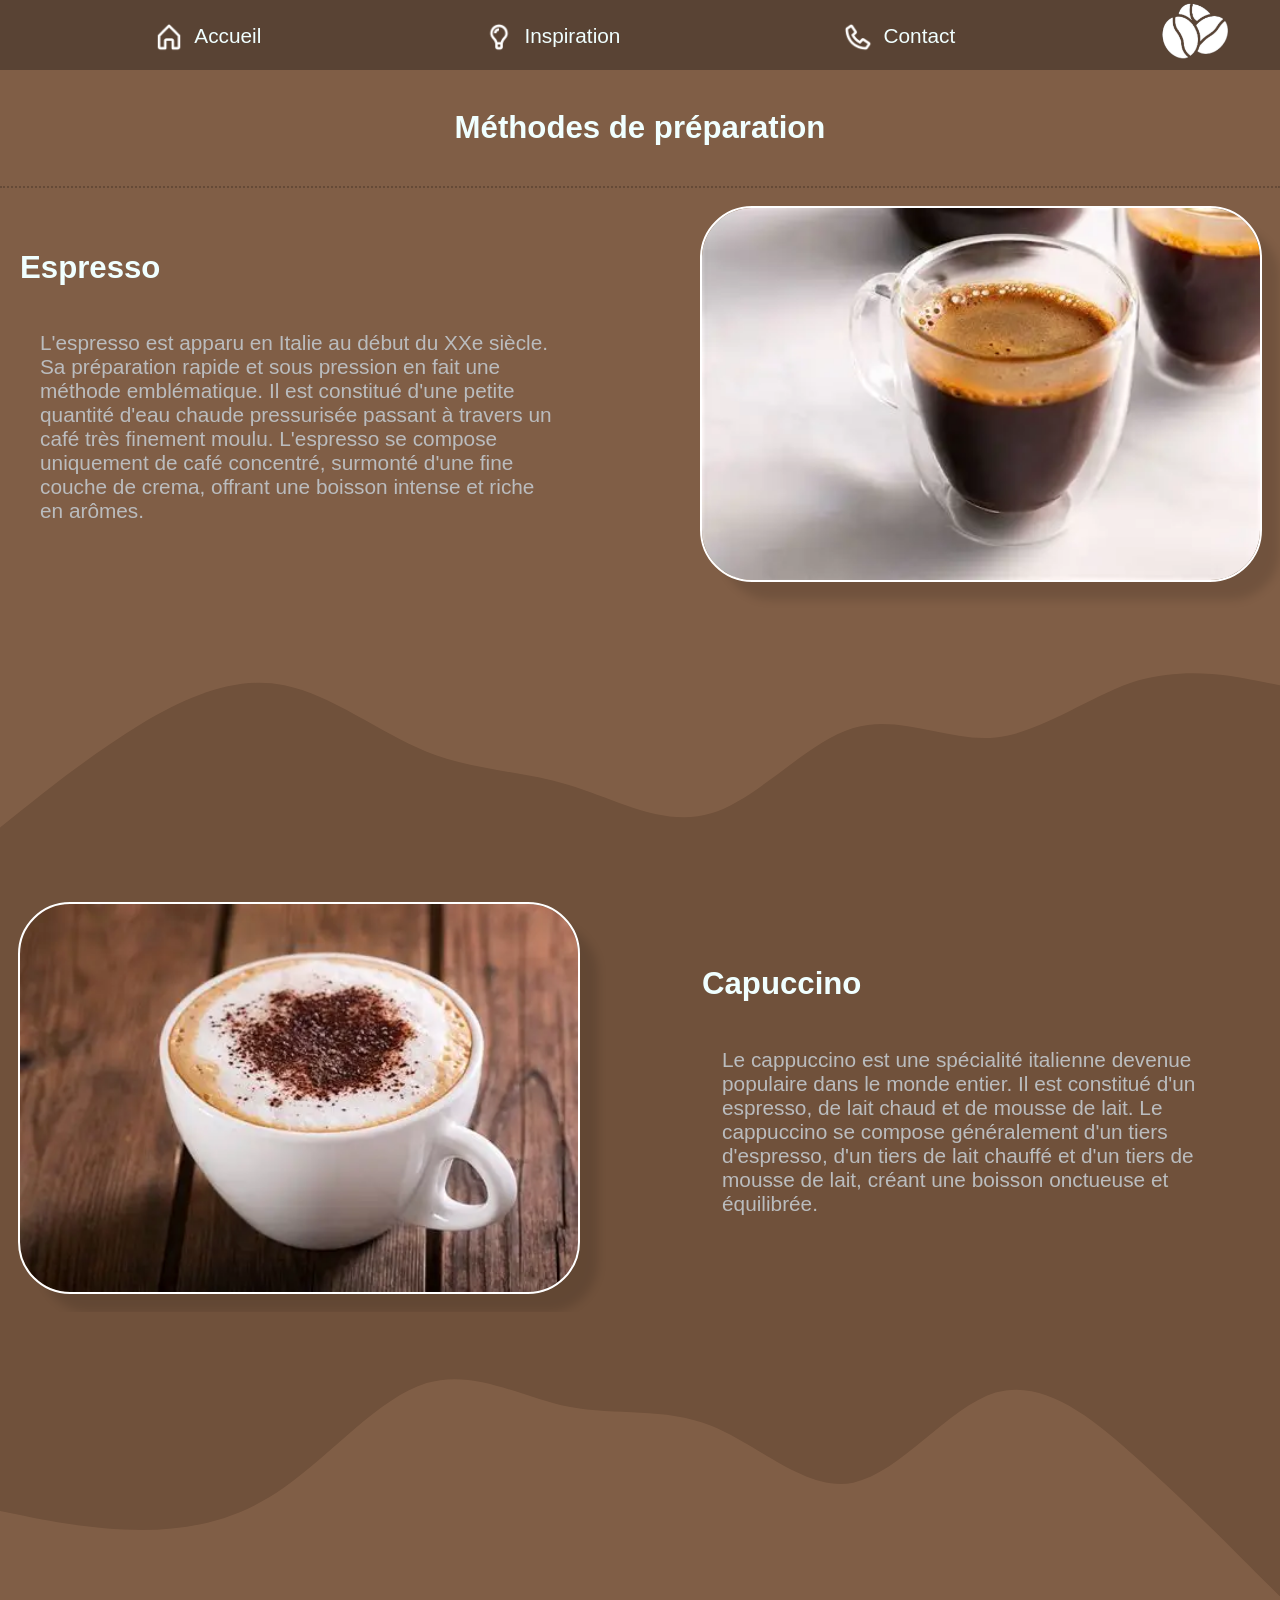
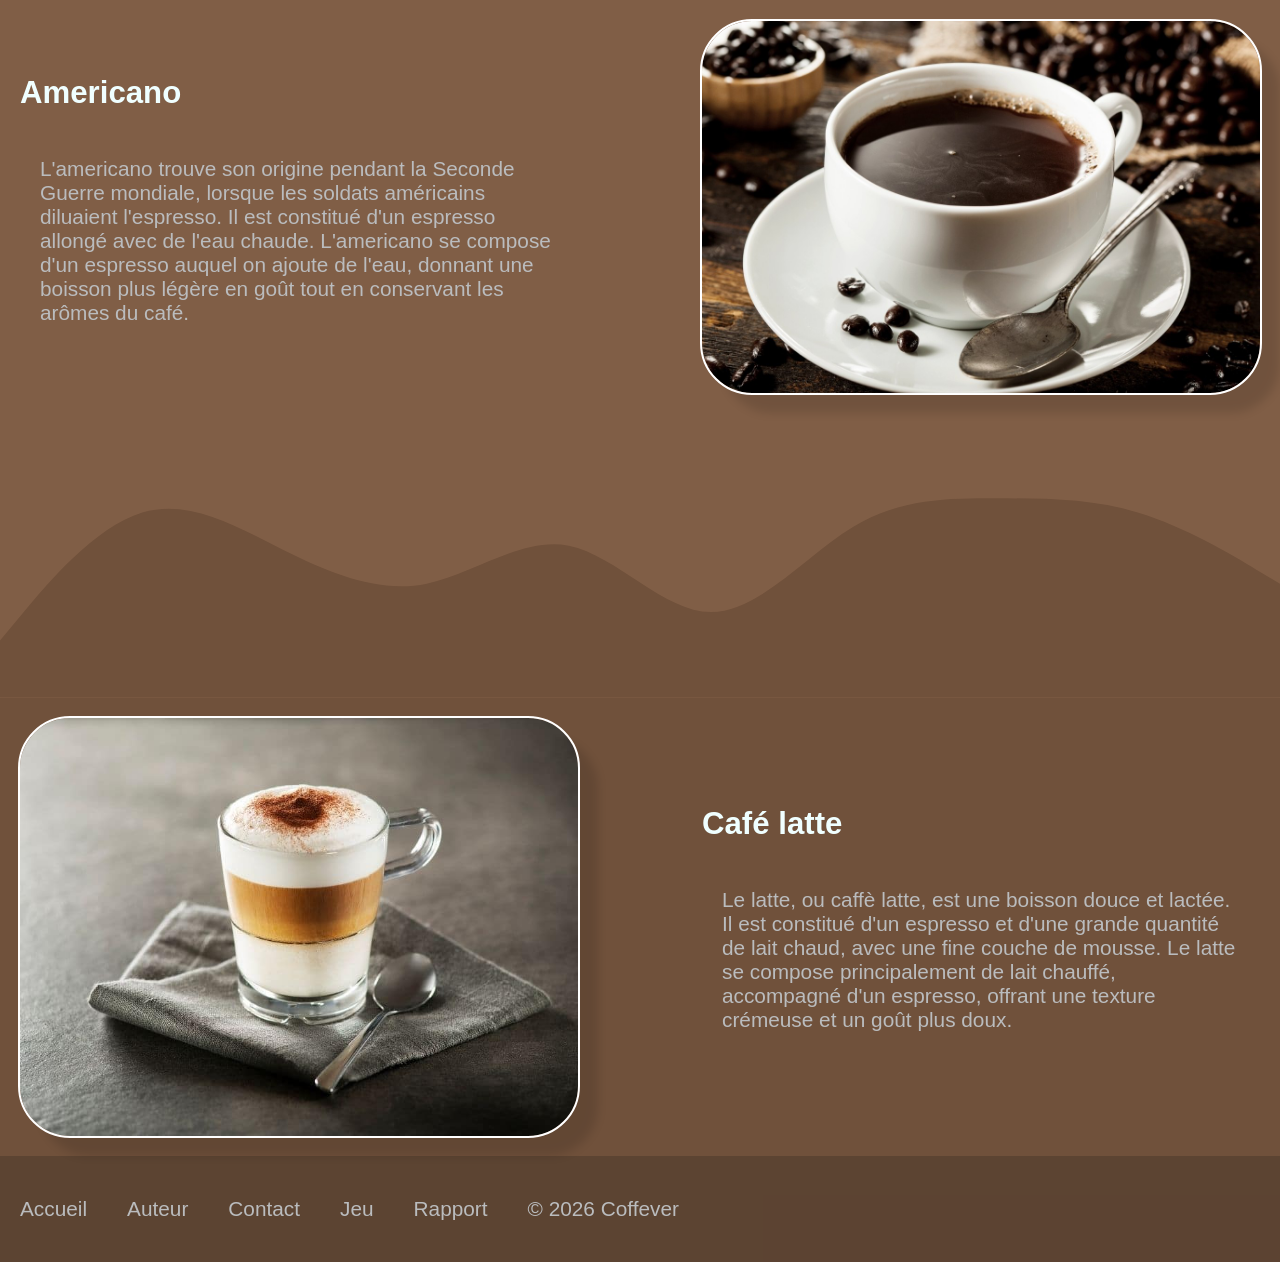
<file: preparation.html>
<!DOCTYPE html>
<html lang="fr">
<head>
    <meta charset="UTF-8">
    <meta name="viewport" content="width=device-width, initial-scale=1.0">
    <title>Type - Coffever</title>
    <meta name="author" content="Antoni Débaz">
    <link rel="stylesheet" type="text/css" href="style.css">
    <link href="img/icon.png" rel="icon" type="image/png">
</head>
<body>
    <header>
        <nav>
            <a href="index.html"><img src="img/home-alt-2.png" alt="Accueil">Accueil</a>
            <a href="inspiration.html"><img src="img/light-bulb-alt.png" alt="Inspiration">Inspiration</a>
            <a href="contact.html"><img src="img/phone.png" alt="Contact">Contact</a>
        </nav>
        <a href="index.html"><img src="img/logo.png" class="logo" alt="Logo"></a> 
    </header>
    <main>
        <section class="Title">
            <h1>Méthodes de préparation</h1>
        </section>
        <section class="ChapterContainer">
            <article class="Chapter">
                <div>
                    <h2>Espresso</h2>
                    <p>
                        L'espresso est apparu en Italie au début du XXe siècle. Sa préparation rapide et sous pression en fait une méthode emblématique. Il est constitué d'une petite quantité d'eau chaude pressurisée passant à travers un café très finement moulu. L'espresso se compose uniquement de café concentré, surmonté d'une fine couche de crema, offrant une boisson intense et riche en arômes.
                    </p>
                </div>
                <img src="img/espresso.png" alt="Espresso">
            </article>
            <svg  viewBox="0 0 1440 320" class="upperWave"><path fill="#70513b" fill-opacity="1" d="M0,256L26.7,234.7C53.3,213,107,171,160,138.7C213.3,107,267,85,320,96C373.3,107,427,149,480,170.7C533.3,192,587,192,640,208C693.3,224,747,256,800,240C853.3,224,907,160,960,144C1013.3,128,1067,160,1120,154.7C1173.3,149,1227,107,1280,90.7C1333.3,75,1387,85,1413,90.7L1440,96L1440,320L1413.3,320C1386.7,320,1333,320,1280,320C1226.7,320,1173,320,1120,320C1066.7,320,1013,320,960,320C906.7,320,853,320,800,320C746.7,320,693,320,640,320C586.7,320,533,320,480,320C426.7,320,373,320,320,320C266.7,320,213,320,160,320C106.7,320,53,320,27,320L0,320Z"></path></svg>
            <article class="InverseChapter">
                <div>
                    <h2>Capuccino</h2>
                    <p>
                        Le cappuccino est une spécialité italienne devenue populaire dans le monde entier. Il est constitué d'un espresso, de lait chaud et de mousse de lait. Le cappuccino se compose généralement d'un tiers d'espresso, d'un tiers de lait chauffé et d'un tiers de mousse de lait, créant une boisson onctueuse et équilibrée.
                    </p>
                </div>
                <img src="img/capuccino.png" alt="Capuccino">
            </article>
            <svg viewBox="0 0 1440 320" ><path fill="#70513b" fill-opacity="1" d="M0,224L26.7,229.3C53.3,235,107,245,160,245.3C213.3,245,267,235,320,197.3C373.3,160,427,96,480,80C533.3,64,587,96,640,106.7C693.3,117,747,107,800,128C853.3,149,907,203,960,192C1013.3,181,1067,107,1120,90.7C1173.3,75,1227,117,1280,165.3C1333.3,213,1387,267,1413,293.3L1440,320L1440,0L1413.3,0C1386.7,0,1333,0,1280,0C1226.7,0,1173,0,1120,0C1066.7,0,1013,0,960,0C906.7,0,853,0,800,0C746.7,0,693,0,640,0C586.7,0,533,0,480,0C426.7,0,373,0,320,0C266.7,0,213,0,160,0C106.7,0,53,0,27,0L0,0Z"></path></svg>
            <article class="Chapter">
                <div>
                    <h2>Americano</h2>
                    <p>
                        L'americano trouve son origine pendant la Seconde Guerre mondiale, lorsque les soldats américains diluaient l'espresso. Il est constitué d'un espresso allongé avec de l'eau chaude. L'americano se compose d'un espresso auquel on ajoute de l'eau, donnant une boisson plus légère en goût tout en conservant les arômes du café.
                    </p>
                </div>
                <img src="img/americano.jpg" alt="Americano">
            </article>
            <svg viewBox="0 0 1440 320" class="upperWave"><path fill="#70513b" fill-opacity="1" d="M0,256L26.7,224C53.3,192,107,128,160,112C213.3,96,267,128,320,154.7C373.3,181,427,203,480,192C533.3,181,587,139,640,149.3C693.3,160,747,224,800,224C853.3,224,907,160,960,128C1013.3,96,1067,96,1120,96C1173.3,96,1227,96,1280,112C1333.3,128,1387,160,1413,176L1440,192L1440,320L1413.3,320C1386.7,320,1333,320,1280,320C1226.7,320,1173,320,1120,320C1066.7,320,1013,320,960,320C906.7,320,853,320,800,320C746.7,320,693,320,640,320C586.7,320,533,320,480,320C426.7,320,373,320,320,320C266.7,320,213,320,160,320C106.7,320,53,320,27,320L0,320Z"></path></svg>
            <article class="InverseChapter">
                <div>
                    <h2>Café latte</h2>
                    <p>
                        Le latte, ou caffè latte, est une boisson douce et lactée. Il est constitué d'un espresso et d'une grande quantité de lait chaud, avec une fine couche de mousse. Le latte se compose principalement de lait chauffé, accompagné d'un espresso, offrant une texture crémeuse et un goût plus doux.
                    </p>
                </div>
                <img src="img/latte.jpg" alt="Café latte">
            </article>
        </section>
    </main>
    <footer>
            <a href="index.html">Accueil</a>
            <a href="auteur.html">Auteur</a>
            <a href="contact.html">Contact</a>
            <a href="CoffeverGame/index.html">Jeu</a>
            <a href="rapport.html">Rapport</a>
            <p>&copy; 2026 Coffever</p>
    </footer>
</body>
</html>
</file>
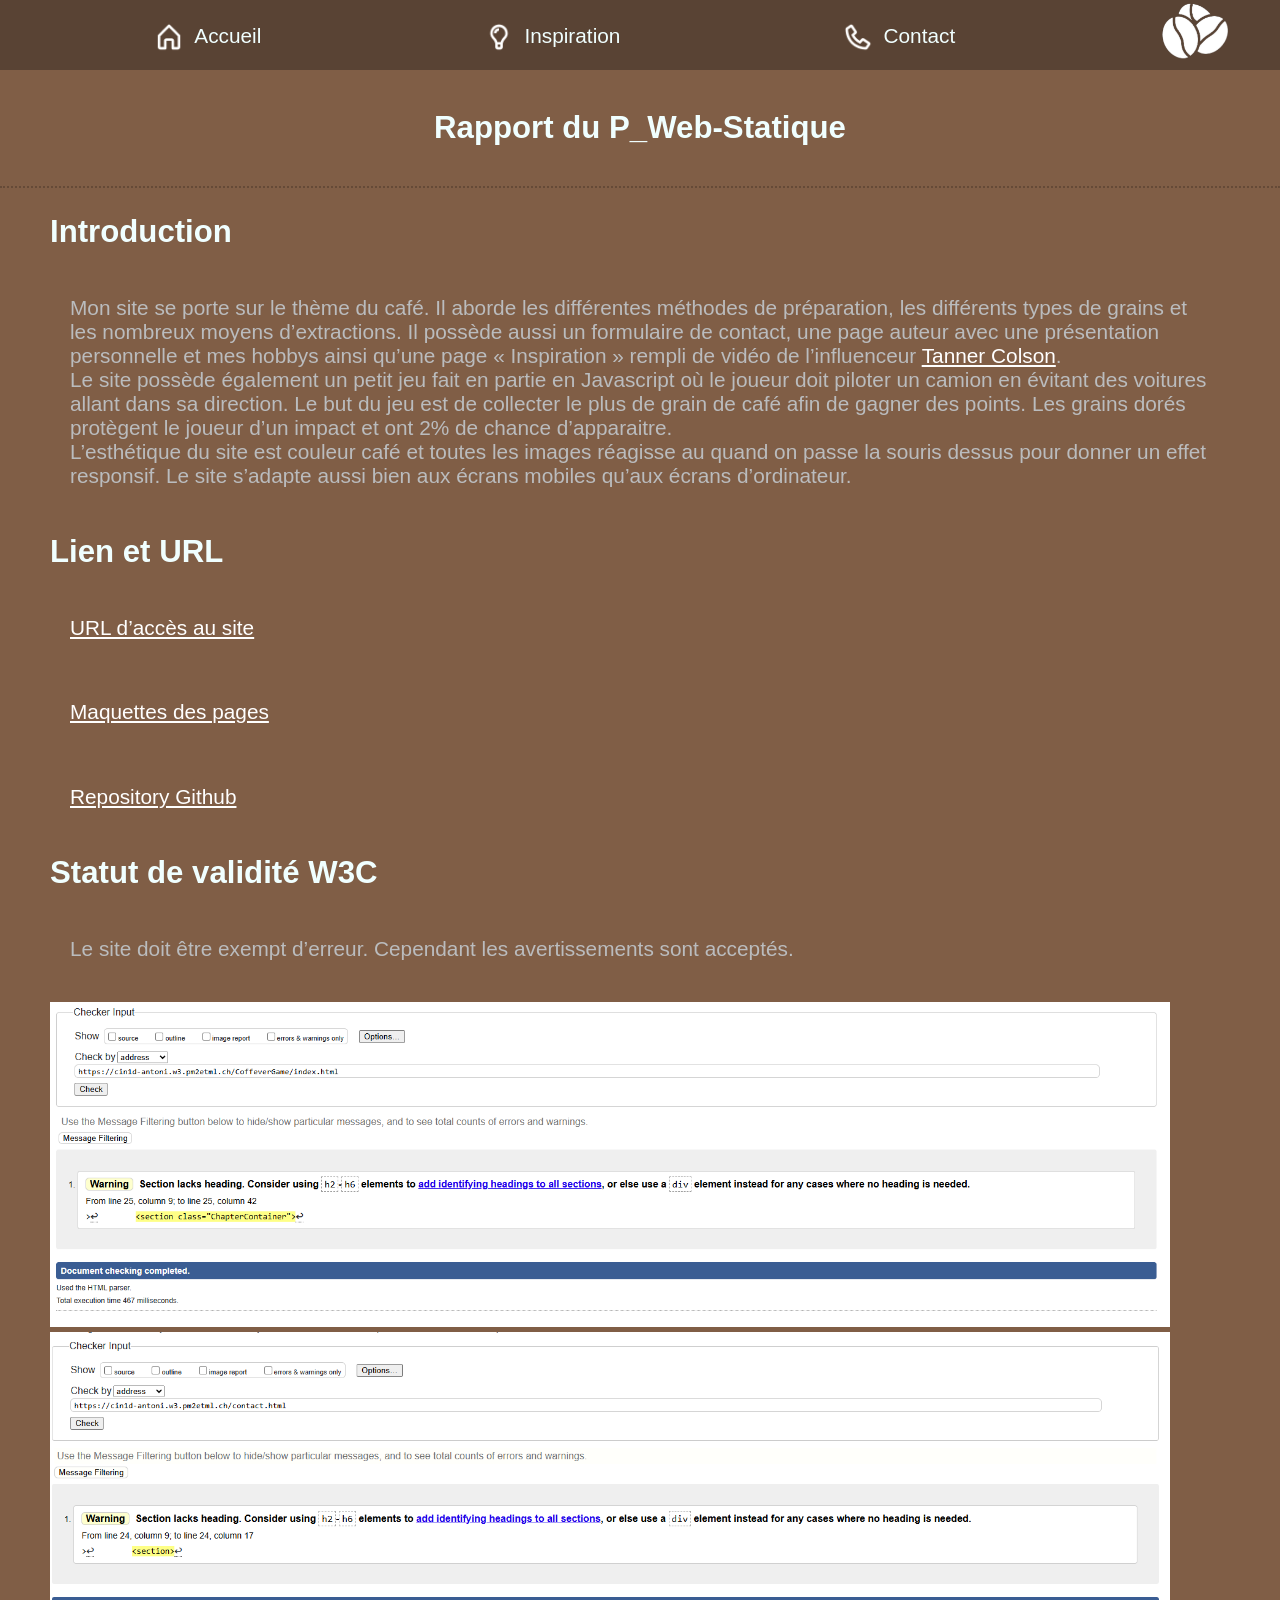
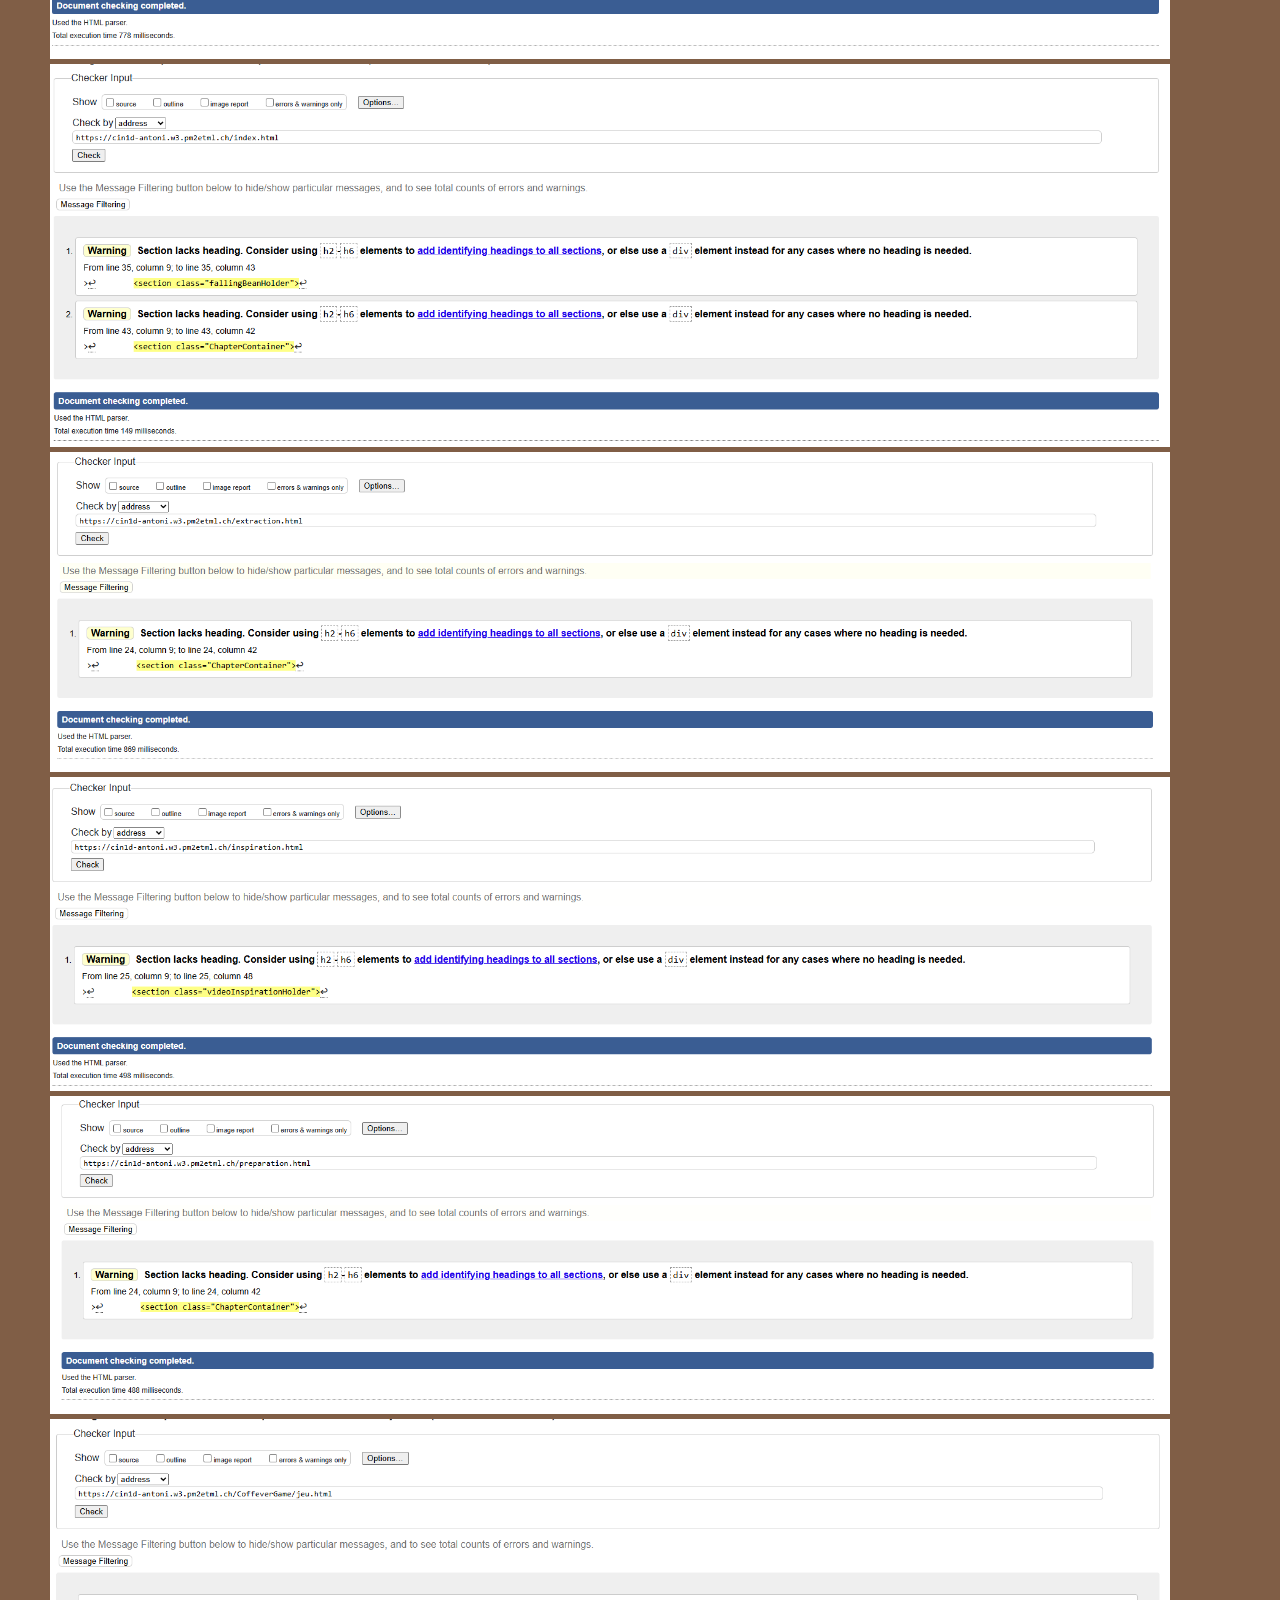
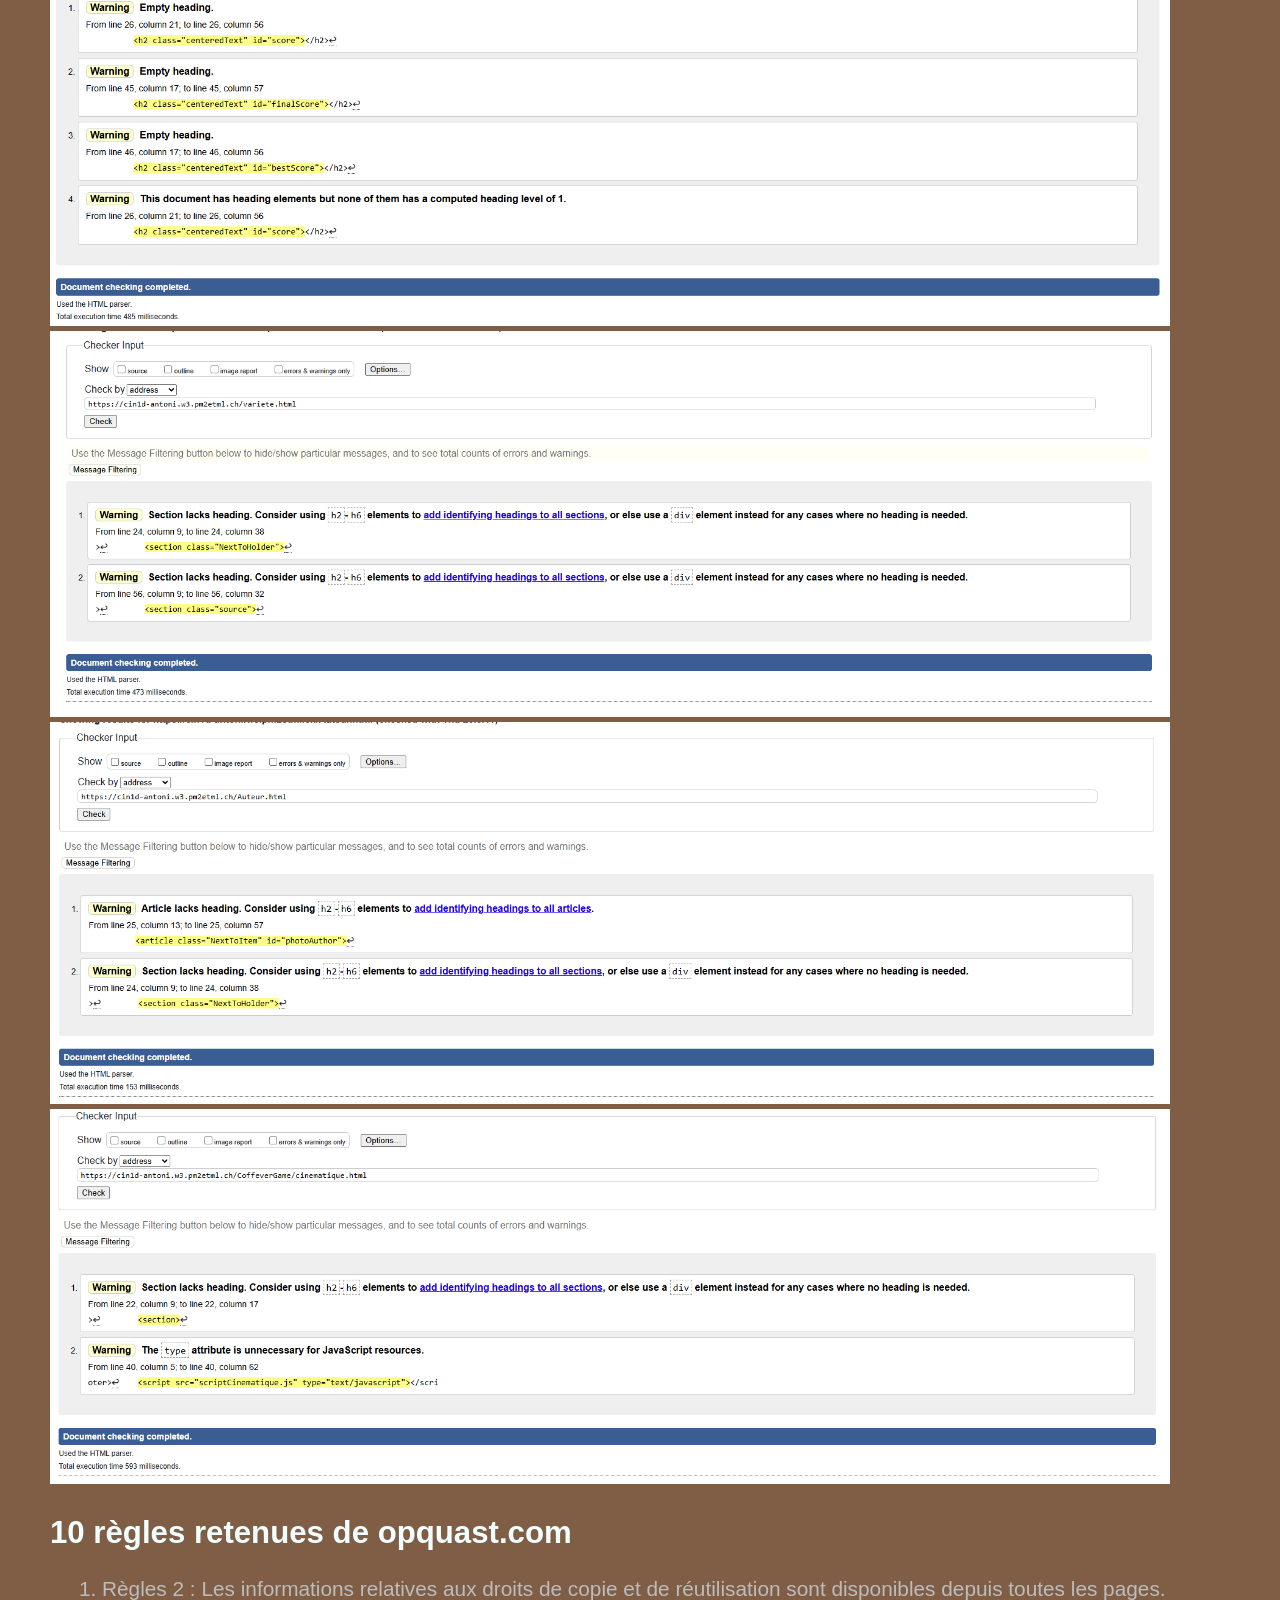
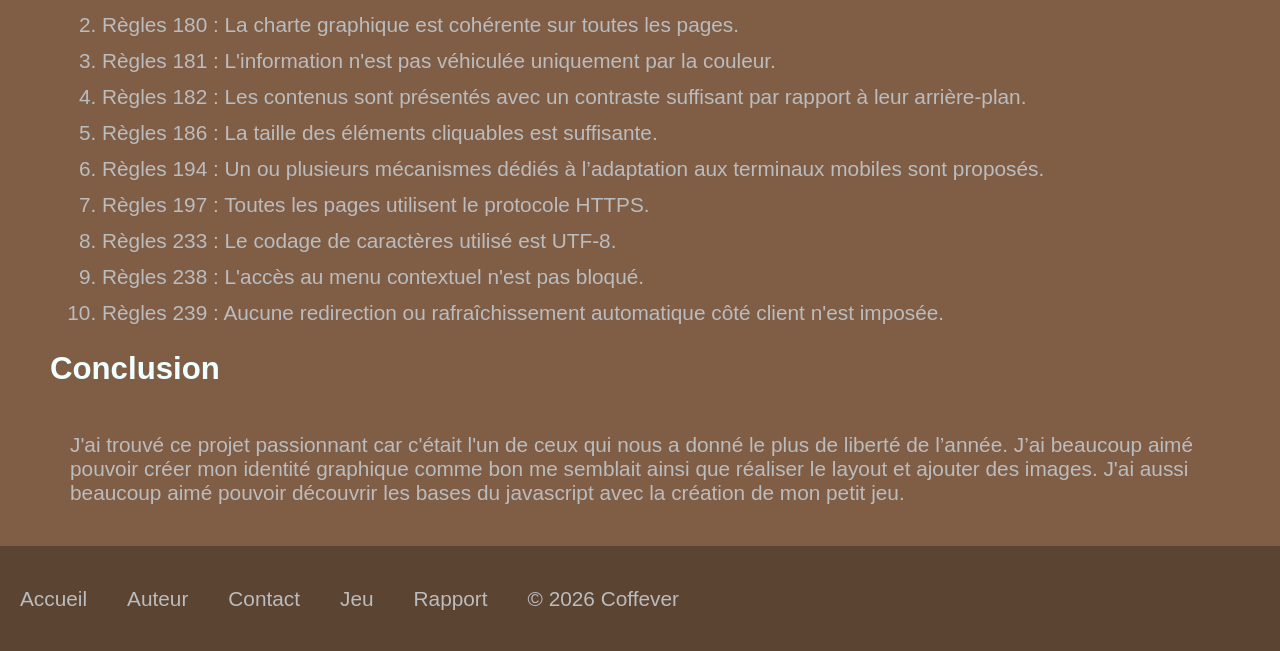
<file: rapport.html>
<!DOCTYPE html>
<html lang="fr">
<head>
    <meta charset="UTF-8">
    <meta name="viewport" content="width=device-width, initial-scale=1.0">
    <title>Rapport - Coffever</title>
    <meta name="author" content="Antoni Débaz">
    <link rel="stylesheet" type="text/css" href="style.css">
    <link href="img/icon.png" rel="icon" type="image/png">
</head>
<body>
    <header>
        <nav>
            <a href="index.html"><img src="img/home-alt-2.png" alt="Accueil">Accueil</a>
            <a href="inspiration.html"><img src="img/light-bulb-alt.png" alt="Inspiration">Inspiration</a>
            <a href="contact.html"><img src="img/phone.png" alt="Contact">Contact</a>
        </nav>
        <a href="index.html"><img src="img/logo.png" class="logo" alt="Logo"></a> 
    </header>
    <main>
        <section class="Title">
            <h1>Rapport du P_Web-Statique</h1>
        </section>
        <section class="Rapport "> 
            <article>
                <div>
                    <h2>Introduction</h2>
                    <p>
                        Mon site se porte sur le thème du café. Il aborde les différentes méthodes de préparation, les différents types de grains et les nombreux moyens d’extractions. Il possède aussi un formulaire de contact, une page auteur avec une présentation personnelle et mes hobbys ainsi qu’une page « Inspiration » rempli de vidéo de l’influenceur <a href="https://www.youtube.com/@tannercolsoncoffee">Tanner Colson</a>. 
                    <br>
                        Le site possède également un petit jeu fait en partie en Javascript où le joueur doit piloter un camion en évitant des voitures allant dans sa direction. Le but du jeu est de collecter le plus de grain de café afin de gagner des points. Les grains dorés protègent le joueur d’un impact et ont 2% de chance d’apparaitre.
                    <br>
                        L’esthétique du site est couleur café et toutes les images réagisse au quand on passe la souris dessus pour donner un effet responsif. Le site s’adapte aussi bien aux écrans mobiles qu’aux écrans d’ordinateur.
                   </p>
                </div>
            </article>
            <article>
                <div>
                    <h2>Lien et URL</h2>
                    <p>
                        <a href="https://cin1d-antoni.w3.pm2etml.ch/ ">URL d’accès au site</a>
                    </p>
                    <p>
                        <a href="https://www.figma.com/site/lS1bQdLNN5mChd5eUL8Ti0/Coffever---Site-ETML-caf%C3%A9?node-id=0-1&t=k4hRB5VLmwr9v1qZ-1 ">Maquettes des pages</a>
                    </p>
                    <p>
                        <a href="https://github.com/M1N00/P_Web-ETML">Repository Github</a>
                    </p>
                </div>
            </article>
            <article>
                <div>
                    <h2>Statut de validité W3C</h2>
                    <p>
                        Le site doit être exempt d’erreur. Cependant les avertissements sont acceptés.
                    </p>
                    <img src="img/StatutdevaliditéW3C1.png" alt="Statut de validité W3C 1">
                    <img src="img/StatutdevaliditéW3C2.png" alt="Statut de validité W3C 2">
                    <img src="img/StatutdevaliditéW3C3.png" alt="Statut de validité W3C 3">
                    <img src="img/StatutdevaliditéW3C4.png" alt="Statut de validité W3C 4">
                    <img src="img/StatutdevaliditéW3C5.png" alt="Statut de validité W3C 5">
                    <img src="img/StatutdevaliditéW3C6.png" alt="Statut de validité W3C 6">
                    <img src="img/StatutdevaliditéW3C7.png" alt="Statut de validité W3C 7">
                    <img src="img/StatutdevaliditéW3C8.png" alt="Statut de validité W3C 8">
                    <img src="img/StatutdevaliditéW3C9.png" alt="Statut de validité W3C 9">
                    <img src="img/StatutdevaliditéW3C10.png" alt="Statut de validité W3C 10">

                </div>
            </article>
            <article>
                <h2>10 règles retenues de opquast.com</h2>
                <ol>
                    <li>
                        Règles 2 : Les informations relatives aux droits de copie et de réutilisation sont disponibles depuis toutes les pages.
                    </li>
                    <li>
                        Règles 180 : La charte graphique est cohérente sur toutes les pages.  
                    </li>
                    <li>
                        Règles 181 : L'information n'est pas véhiculée uniquement par la couleur.
                    </li>
                    <li>
                        Règles 182 : Les contenus sont présentés avec un contraste suffisant par rapport à leur arrière-plan.
                    </li>
                    <li>
                        Règles 186 : La taille des éléments cliquables est suffisante.
                    </li>
                    <li>
                        Règles 194 : Un ou plusieurs mécanismes dédiés à l’adaptation aux terminaux mobiles sont proposés.
                    </li>
                    <li>
                        Règles 197 : Toutes les pages utilisent le protocole HTTPS. 
                    </li>
                    <li>
                        Règles 233 : Le codage de caractères utilisé est UTF-8. 
                    </li>
                    <li>
                        Règles 238 : L'accès au menu contextuel n'est pas bloqué.
                    </li>
                    <li>
                        Règles 239 : Aucune redirection ou rafraîchissement automatique côté client n'est imposée. 
                    </li>
                </ol>
    
            </article>
            <article>
                <div>
                    <h2>Conclusion</h2>
                    <p>
                        J'ai trouvé ce projet passionnant car c'était l'un de ceux qui nous a donné le plus de liberté de l’année. J’ai beaucoup aimé pouvoir créer mon identité graphique comme bon me semblait ainsi que réaliser le layout et ajouter des images. J'ai aussi beaucoup aimé pouvoir découvrir les bases du javascript avec la création de mon petit jeu.
                    </p>
                </div>
            </article>
        </section>
    </main>
    <footer>
            <a href="index.html">Accueil</a>
            <a href="auteur.html">Auteur</a>
            <a href="contact.html">Contact</a>
            <a href="CoffeverGame/index.html">Jeu</a>
            <a href="rapport.html">Rapport</a>
            <p>&copy; 2026 Coffever</p>
    </footer>
</body>
</html>
</file>
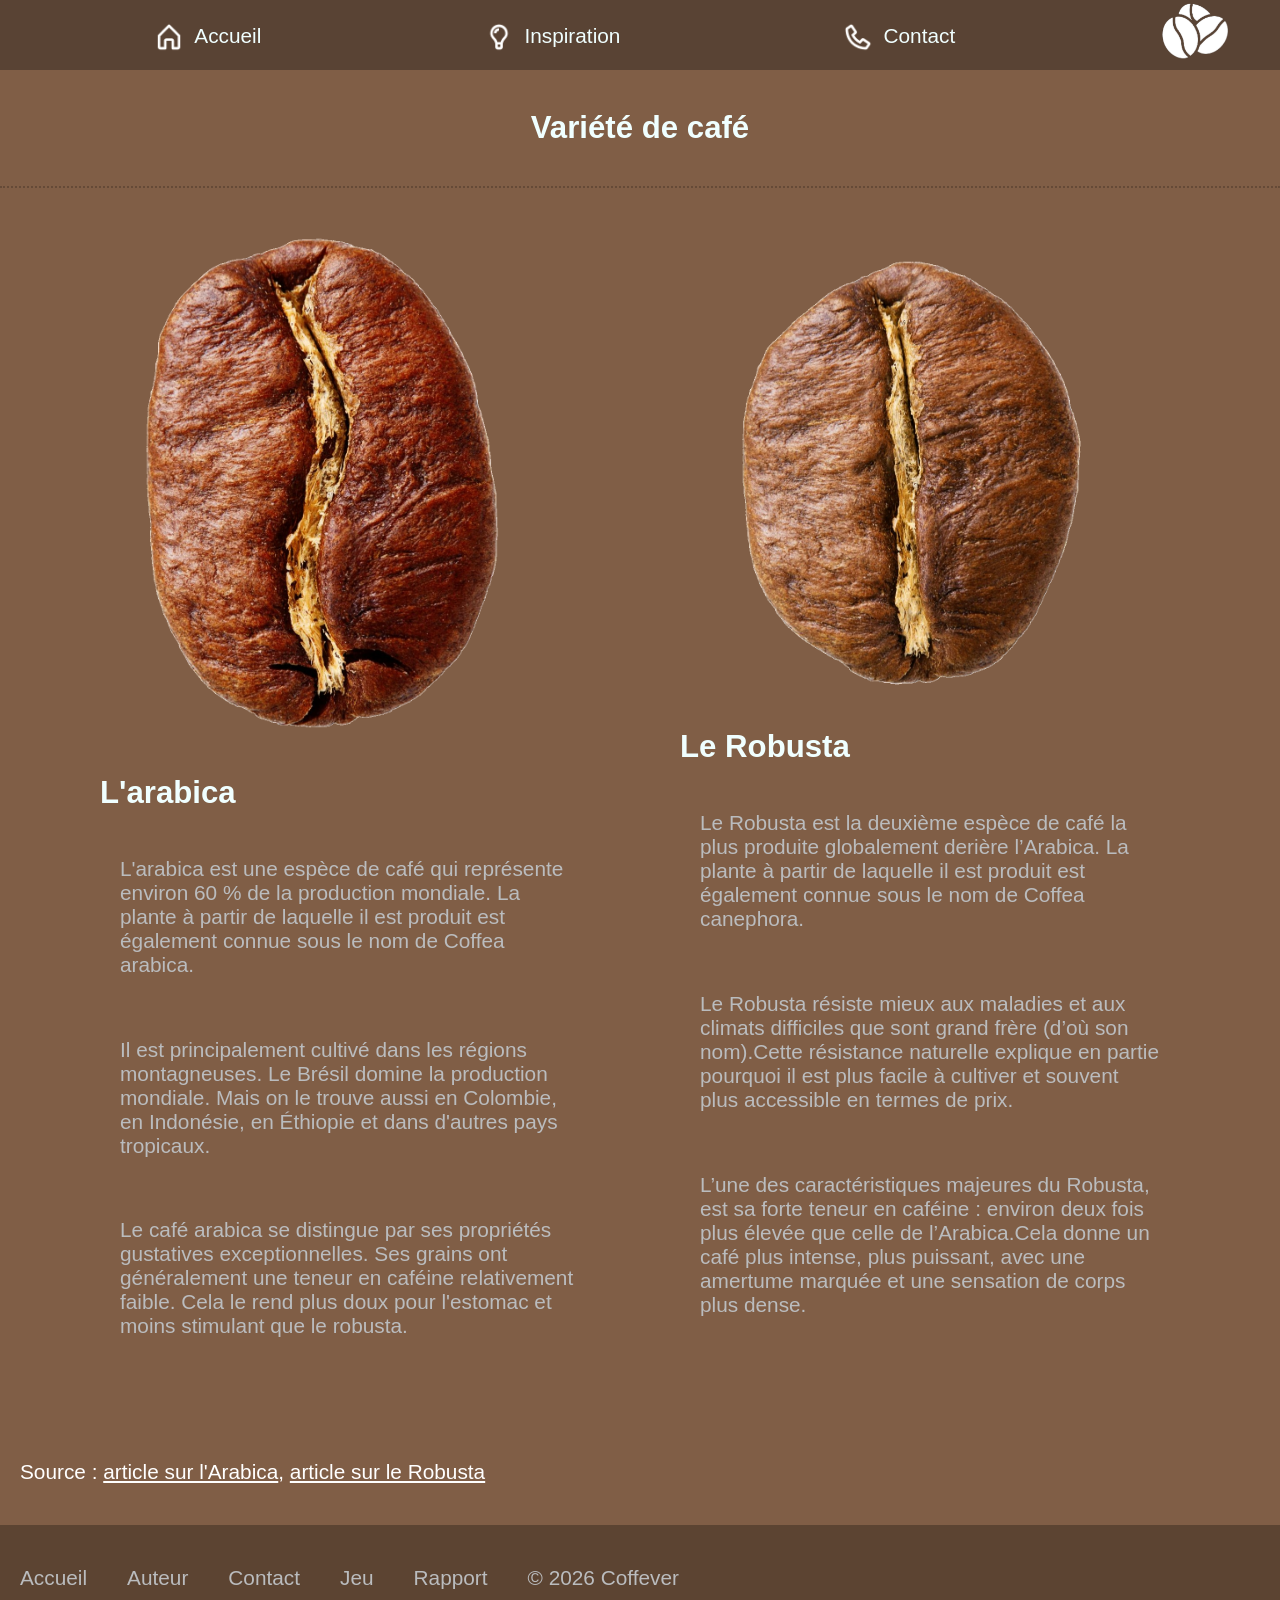
<file: variete.html>
<!DOCTYPE html>
<html lang="fr">
<head>
    <meta charset="UTF-8">
    <meta name="viewport" content="width=device-width, initial-scale=1.0">
    <title>Variété - Coffever</title>
    <meta name="author" content="Antoni Débaz">
    <link rel="stylesheet" type="text/css" href="style.css">
    <link href="img/icon.png" rel="icon" type="image/png">
</head>
<body>
    <header>
        <nav>
            <a href="index.html"><img src="img/home-alt-2.png" alt="Accueil">Accueil</a>
            <a href="inspiration.html"><img src="img/light-bulb-alt.png" alt="Inspiration">Inspiration</a>
            <a href="contact.html"><img src="img/phone.png" alt="Contact">Contact</a>
        </nav>
        <a href="index.html"><img src="img/logo.png" class="logo" alt="Logo"></a> 
    </header>
    <main>
        <section class="Title">
            <h1>Variété de café</h1>
        </section>
        <section class="NextToHolder">
            <article class="NextToItem">
                <img src="img/arabica.png" alt="Graine d'arabica">
                <h2>
                    L'arabica
                </h2>
                <p>
                    L'arabica est une espèce de café qui représente environ 60 % de la production mondiale. La plante à partir de laquelle il est produit est également connue sous le nom de Coffea arabica.
                </p>
                <p>
                    Il est principalement cultivé dans les régions montagneuses. Le Brésil domine la production mondiale. Mais on le trouve aussi en Colombie, en Indonésie, en Éthiopie et dans d'autres pays tropicaux.
                </p>
                <p>
                   Le café arabica se distingue par ses propriétés gustatives exceptionnelles. Ses grains ont généralement une teneur en caféine relativement faible. Cela le rend plus doux pour l'estomac et moins stimulant que le robusta. 
                </p>
            </article>
            <article class="NextToItem">
                <img src="img/robusta.png" alt="Graine de Robusta">
                <h2>
                    Le Robusta
                </h2>
                <p>
                    Le Robusta est la deuxième espèce de café la plus produite globalement derière l’Arabica. La plante à partir de laquelle il est produit est également connue sous le nom de Coffea canephora.
                </p>
                <p>
                    Le Robusta résiste mieux aux maladies et aux climats difficiles que sont grand frère (d’où son nom).Cette résistance naturelle explique en partie pourquoi il est plus facile à cultiver et souvent plus accessible en termes de prix.
                </p>
                <p>
                    L’une des caractéristiques majeures du Robusta, est sa forte teneur en caféine : environ deux fois plus élevée que celle de l’Arabica.Cela donne un café plus intense, plus puissant, avec une amertume marquée et une sensation de corps plus dense.
                </p>
            </article>
        </section>
        <section class="source">
            <p>
                Source : <a href="https://www.cafetierenespresso.com/blog/cafe-arabica.html">article sur l'Arabica</a>, <a href="https://cafes.trottet.ch/blog/2025/12/18/tout-savoir-sur-le-cafe-robusta/">article sur le Robusta</a> 
            </p>
        </section>
    </main>
    <footer>
            <a href="index.html">Accueil</a>
            <a href="auteur.html">Auteur</a>
            <a href="contact.html">Contact</a>
            <a href="CoffeverGame/index.html">Jeu</a>
            <a href="rapport.html">Rapport</a>
            <p>&copy; 2026 Coffever</p>
    </footer>
</body>
</html>
</file>
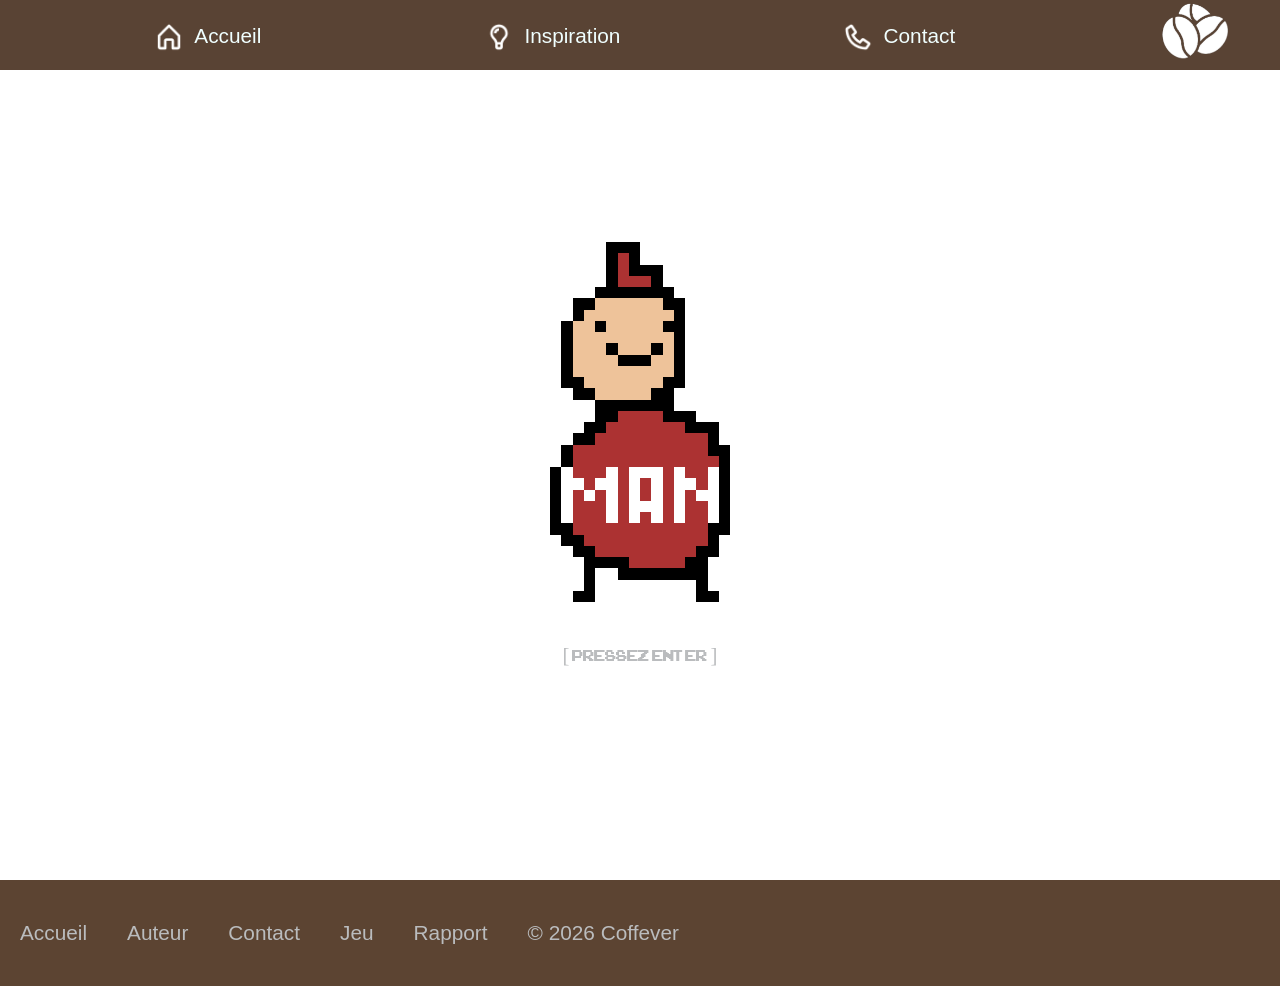
<file: CoffeverGame/cinematique.html>
<!DOCTYPE html>
<html lang="fr">
<head>
    <meta charset="UTF-8">
    <meta name="viewport" content="width=device-width, initial-scale=1.0">
    <title>Jeu - Coffever</title>
    <meta name="author" content="Antoni Débaz">
    <link rel="stylesheet" type="text/css" href="../style.css">
    <link rel="stylesheet" type="text/css" href="./styleJeu.css">
    <link href="../img/icon.png" rel="icon" type="image/png">
</head>
<body>
    <header>
        <nav>
            <a href="../index.html"><img src="../img/home-alt-2.png" alt="Accueil">Accueil</a>
            <a href="../inspiration.html"><img src="../img/light-bulb-alt.png" alt="Inspiration">Inspiration</a>
            <a href="../contact.html"><img src="../img/phone.png" alt="Contact">Contact</a>
        </nav>
        <a href="../index.html"><img src="../img/logo.png" class="logo" alt="Logo"></a> 
    </header>
    <main>
        <section>
            <div class="cinematiqueHolder">
                <img src="../img/MAN.png" alt="MAN" id="MAN">
                <p id="texte" class="centeredText">
                    [ pressez enter ]
                </p>

            </div>
        </section>
    </main>
    <footer>
            <a href="../index.html">Accueil</a>
            <a href="../auteur.html">Auteur</a>
            <a href="../contact.html">Contact</a>
            <a href="../CoffeverGame/index.html">Jeu</a>
            <a href="../rapport.html">Rapport</a>
            <p>&copy; 2026 Coffever</p>
    </footer>
    <script src="scriptCinematique.js" type="text/javascript"></script>
</body>
</html>
</file>
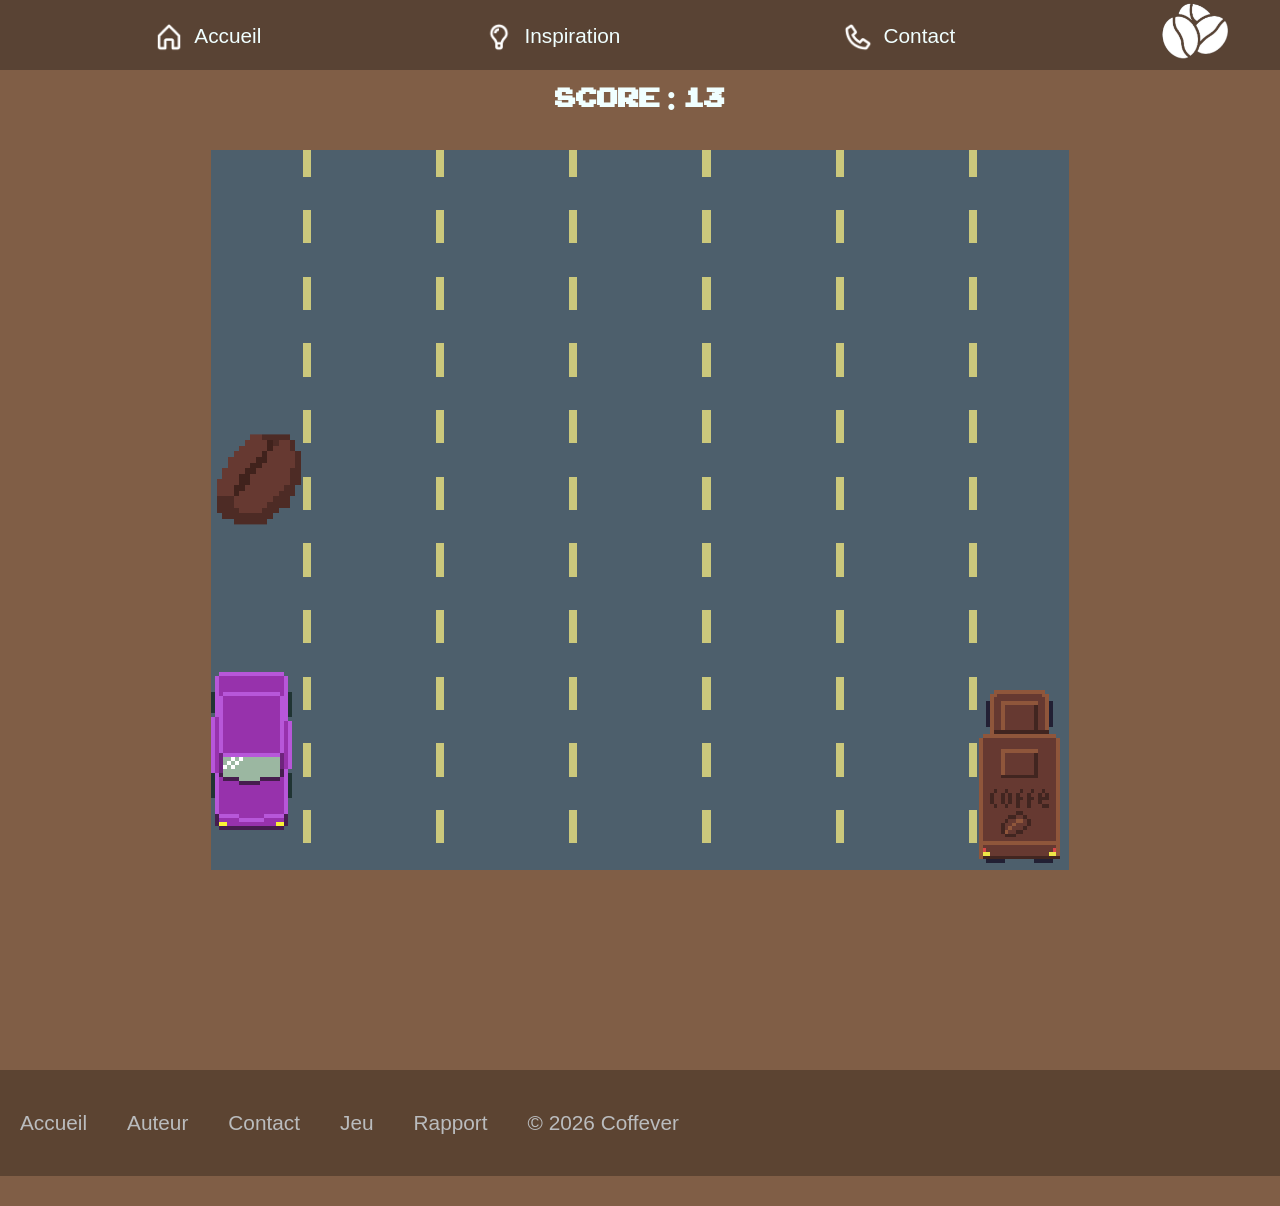
<file: CoffeverGame/jeu.html>
<!DOCTYPE html>
<html lang="fr">
<head>
    <meta charset="UTF-8">
    <meta name="viewport" content="width=device-width, initial-scale=1.0">
    <title>Jeu - Coffever</title>
    <meta name="author" content="Antoni Débaz">
    <link rel="stylesheet" type="text/css" href="../style.css">
    <link rel="stylesheet" type="text/css" href="./styleJeu.css">
    <link href="../img/icon.png" rel="icon" type="image/png">
</head>

<body>
    <header>
        <nav>
            <a href="../index.html"><img src="../img/home-alt-2.png" alt="Accueil">Accueil</a>
            <a href="../inspiration.html"><img src="../img/light-bulb-alt.png" alt="Inspiration">Inspiration</a>
            <a href="../contact.html"><img src="../img/phone.png" alt="Contact">Contact</a>
        </nav>
        <a href="../index.html"><img src="../img/logo.png" class="logo" alt="Logo"></a> 
    </header>
    <main>
        <section>
            <div class="gameHolder" id="gameHolder">
                <div class="HideTop">
                    <h2 class="centeredText" id="score"></h2>
                </div>
                <img src="../img/joueur.png" class="voiture" id="joueur" alt="joueur">
                <img src="../img/voiture1.png" class="voiture" id="obstacle" alt="obstacle">
                <img src="../img/beanPixelated.png" class="cartoonBean" id="cartoonBean" alt="grain de café">
                <h2 id="popUp">+50 pts !!</h2>
                <div class="Hidebottom"></div>
                <div class="buttonHolder">
                    <button class="buttonLeft" id="buttonLeft">

                    </button>
                    <button class="buttonRight" id="buttonRight">

                    </button>
                </div>
                
            </div>
            <div id="ecranDeMort">
                <h2 class="centeredText">Votre camion est detruit !</h2>
                <h2 class="centeredText" id="finalScore"></h2>
                <h2 class="centeredText" id="bestScore"></h2>
                <a href="jeu.html" class="button1">Recommencer (R)</a>
                <a href="index.html" class="button1">Menu</a>
            </div>
        </section>

    </main>
    <footer>
            <a href="../index.html">Accueil</a>
            <a href="../auteur.html">Auteur</a>
            <a href="../contact.html">Contact</a>
            <a href="../CoffeverGame/index.html">Jeu</a>
            <a href="../rapport.html">Rapport</a>
            <p>&copy; 2026 Coffever</p>
    </footer>
    <script src="script.js" type="text/javascript"></script>
</body>
</html>
</file>
<file: style.css>
@import url('https://fonts.googleapis.com/css2?family=Emblema+One&display=swap');

:root { 
  --outline-img-color: rgb(255, 255, 255);
  --outline-img-width: 2px;
  --radius-border-img: 50px;
  --default-background-color: #805e46;
  --defaul-secondary-text:rgb(186, 188, 190);

  --default-shadow : 20px 20px 10px rgba(0, 0, 0, 0.123);
  --hoverBoxShadow : 30px 30px 10px rgba(0, 0, 0, 0.192);
  --hoverImgSizeIncrease : scale(1.03);
}

/*========================= Règles CSS générales pour plusieurs page ===================================*/
body{
    margin: 0;
    background-color: var(--default-background-color) ;
    font-family:Arial, Helvetica, sans-serif;
    color: azure;
    font-size: 1.3rem;
}

.button1{
    color: #816e61;
    text-decoration-line: none;
    padding: 12px;
    border-radius: 5px;
    background-color:rgb(253, 253, 253);
    margin: 5px;
}
.button1:hover{
    color: #816e61d0;
    background-color:rgba(253, 253, 253, 0.521);
    transition: 400ms ease;
}
.button2{
    color: rgb(253, 253, 253);
    text-decoration-line: none;
    padding: 12px;
    border-radius: 5px;
    background-color:rgba(0, 0, 0, 0.205);
    transition: 400ms ease;
}
.button2:hover{
    color: rgba(253, 253, 253, 0.589);
    background-color:rgba(0, 0, 0, 0.096);
    
}

/*Chapter et InverseChapter sont contenu dans ChapterContainer. Les chapters sont utilisé pour mettre une image à droite d'un titre et d'un texte. Dans les InverseChapter, le coté de l'image est simplement inversé*/
.Chapter{
    display: flex;
    flex-direction: row;
    align-items: center;
    justify-content:space-between;
    padding: 20px;
    flex-wrap: wrap;
}
.ChapterContainer img{
    border-radius: var(--radius-border-img);
    outline: var(--outline-img-width) solid var(--outline-img-color);
    box-shadow: var(--default-shadow);
    transition: 100ms ease;
}
.ChapterContainer img:hover{
    box-shadow: var(--hoverBoxShadow);
    transform: var(--hoverImgSizeIncrease);
}
.InverseChapter{
    display: flex;
    flex-direction: row-reverse;
    align-items: center;
    justify-content:space-between;
    flex-wrap: wrap;

    padding: 20px;
    background-color: #70513b;
    
}

/*Adapte les taille des image en fonction de la taille de l'écran*/
@media screen and (max-width: 768px) {
    .Chapter img,.InverseChapter img,.InverseChapter div,.Chapter div{
        width:90%;
    }
    .ChapterContainer img{
        margin-left: auto;
        margin-right: auto;
    }
}
@media screen and (min-width: 768px) {
    .Chapter img,.InverseChapter img,.InverseChapter div,.Chapter div{
        width:45%;
    }
}

/*Fait en sorte qu'il n'y ai pas de séparation entre le SVG de vague et le div*/
.upperWave{
    margin-bottom: -5px;
}

p{
    color: var(--defaul-secondary-text) ;
    padding: 20px; 
}
li{
    color: var(--defaul-secondary-text) ;
}
textarea,input{
    font-family:Arial, Helvetica, sans-serif;
    color: rgb(0, 0, 0);
}

.centeredText{ 
    text-align: center;
}

/*NextToHolder permet à deux NextToItem d'être côte à côte*/
.NextToHolder{
    display: flex;
    align-items: center;
    justify-content:center;
    flex-wrap: wrap;
}
.NextToItem{
    margin: 40px;
    width: 500px;
    max-width: 90%;
}
.NextToItem  img{
    width: 500px;
    max-width: 90%;
    border-radius: 30px;
    transition: 100ms ease;
}
.NextToItem img:hover{
    transform: var(--hoverImgSizeIncrease);
}

.Title{
    text-align: center;
    border-bottom: 2px dotted rgba(0, 0, 0, 0.212);
}
.Title h1{
    margin-top: 110px;
    margin-bottom: 40px
}

.source p,a{
    color: rgb(255, 255, 255);
}

/* ================= Header ========================== */
nav{
    display: flex;
    justify-content:space-around;
    width: 80%;

}
nav a{
    color: azure;
    text-decoration: none;
    transition: 300ms ease;
}
nav a:hover{
    opacity: 0.5;
}
nav img{
    height: 30px;
    margin-bottom: -9px;
    margin-right: 10px;
}

header{
    display: flex;
    flex-direction: row;
    align-items: center;
    justify-content:space-around;
    height: 70px;
    position: fixed;
    width: 100%;
    background-color: #4e3c2fc5;
    top: 0px;
    z-index: 10;
}
.logo{
    width: 85px;
}

/* ========================== Page d'acceuil ========================================*/
main{
    margin-top: 70px; /*Il est baisser pour faire la place  à la navbar*/
}

/* TitleUnderLayer et TitleUpperLayer permette de mettre un dégradé sur l'image de l'écran d'acceuil */
.TitleUnderLayer{
    background-image: url(img/masseDeGrain.jpg);
    background-size:cover;
    background-position: 0px;
}
.TitleUpperLayer{
    background-image: linear-gradient(#805e4600,var(--default-background-color));
    padding-top: 10%;
    padding-bottom: 15%;
    display: flex;
    flex-direction: column;
    align-items: center;
    justify-content: center;
}
.TitleUpperLayer h1,p,a{
    z-index: 2;
}
/*Les grains de café ont une animation qui les fait descendre et tourner. Ils ont des vitesses et des delais différents pour un air plus naturelle*/
.fallingBeanHolder{
    position: absolute;
    width: calc(100% - 150px);
    height: 60%;
    top: 20px;
    display: flex;
    justify-content: space-evenly;
}
.fallingBean{
    height: 10vw;
    max-height: 5rem;
    position: relative;
    
    animation-name: falling;
    
    animation-iteration-count: infinite;
    animation-timing-function: linear;
    opacity: 0%;
}
.fallingBean:nth-of-type(1) {
    animation-duration: 1.4s;
    animation-delay: 0.1s;
}
.fallingBean:nth-of-type(2) {
    animation-duration: 1.6s;
    animation-delay: 0.6s;
}
.fallingBean:nth-of-type(3) {
    animation-duration: 1.5s;
    animation-delay: 0.4s;
}
.fallingBean:nth-of-type(4) {
    animation-duration: 1.7s;
    animation-delay: 1s;
}
.fallingBean:nth-of-type(5) {
    animation-duration: 1.9s;
    animation-delay: 0.4s;
}
.fallingBean:nth-of-type(6) {
    animation-duration: 2s;
    animation-delay: 0.1s;
}

/*Ceci est l'animation de chute des grains de cafés. "transform: rotate(180deg);" et "transform: translateX(-75px);" ne sont pas dans la meme ligne car il n'est pas possible d'avoir deux transforms dans la même ligne*/
@keyframes falling {
0% {
    top: 0%;
    opacity: 100%;
}
20%{
   transform: translateX(75px);
}
50% {
  
    opacity: 100%;
}
99%{
    transform: rotate(180deg);
}
100%{
    top: 130%;
    opacity: 0%;
    transform: translateX(-75px);
}
}

.TitleUpperLayer h1{
    font-size: 5em;
    margin-bottom: 0px;
    font-family: "Emblema One", system-ui;
    font-weight: 400;
    font-style: normal;
    text-align: center;
}

.TitleUpperLayer p {
    animation-name: Apparition;
    animation-duration: 2s;
    text-align: center;
}

@keyframes Apparition {
    from {
        opacity: 0%;
        transform: scale(0.5);
    }
    to {opacity: 100%;}
}

.buttonContainer{ /*Contient les deux boutons de l'écran d'acceuil*/
    display: flex;
    flex-direction: row;
    align-items: center;
    justify-content:space-around;
    width: 50%;
    flex-wrap: wrap;
}

/* =========================== Footer =================================*/
footer{
    display: flex;
    flex-direction: row;
    align-items: center;
    justify-content:flex-start;
    flex-wrap: wrap;
    background-color: rgba(0, 0, 0, 0.281);
}
footer a{
    color: rgb(186, 188, 190);
    text-decoration: none;
    padding: 20px;
    transition: 300ms ease;
    
}
footer a:hover{
    color: rgb(146, 147, 148);
}



/*============================ Page Auteur ====================================*/
#photoAuthor img{ 
    border-radius: var(--radius-border-img);
    outline: var(--outline-img-width) solid var(--outline-img-color);
    box-shadow: var(--default-shadow);
    transition: 100ms ease;
}

#photoAuthor img:hover{
    box-shadow: var(--hoverBoxShadow);
    transform: var(--hoverImgSizeIncrease);
}
/* ======== La partir "Loisir et hobby" dans la page Auteur =====*/
.AuteurLobby {
    margin: 2%;
}
.AuteurLobby div{
    display: flex;
    flex-wrap: wrap;
    align-items: start;
    justify-content: space-around;
}
.AuteurLobby img{
    margin: 10px;
    max-width: 90%;
    width: 500px;

    border-radius: var(--radius-border-img);
    outline: var(--outline-img-width) solid var(--outline-img-color);
    box-shadow: var(--default-shadow);
    transition: 100ms ease;
}

.AuteurLobby img:hover{
    box-shadow: var(--hoverBoxShadow);
    transform: var(--hoverImgSizeIncrease);
}

/*==================== Page inspiration =====================*/
.videoInspirationHolder{
    display: flex;
    flex-wrap: wrap;
    justify-content:space-around;
}
.videoInspirationItem{
    width: 500px;
    max-width: 90%;
    margin: 20px;
    border-radius: var(--radius-border-img);
    outline: var(--outline-img-width) solid var(--outline-img-color);
    box-shadow: var(--default-shadow);
    transition: 100ms ease;
}
.videoInspirationItem:hover{
    box-shadow: var(--hoverBoxShadow);
    transform: var(--hoverImgSizeIncrease);
}


/*=================== Page de contact =======================*/

.ContactHolder{ /*contient le formulaire de contact*/
    display: flex;
    justify-content: space-evenly;
    flex-wrap: wrap;
    margin-bottom: 5%;
    padding: 30px;
}

.ContactHolder div{
    display: flex;
    flex-direction: column;
    width: 300px;
    max-width: 90%;
    padding: 10px;
}

.ContactHolder input,.ContactHolder textarea{
    margin-top: 20px;
    margin-bottom: 40px;
    border-radius: 6px;
    height: 25px;
    background-color: var(--default-background-color);
    border: 2px solid rgba(255, 255, 255, 0.384);
    color: white;
    padding: 7px;
    transition: 300ms ease;
}

.ContactHolder input:hover,.ContactHolder textarea:hover{
    border: 2px solid rgba(255, 255, 255, 0.788);
}

.ContactHolder textarea {
    height: 100px;
}

.ContactBottom{
    display:flex;
    justify-content: center;
}

.ContactBottom button{
    margin-bottom: 60px;
    
    color: #816e61;
    
    padding: 12px;
    border-radius: 5px;
    background-color:rgb(253, 253, 253);
    border: none;
    width: 150px;

    transition: 300ms ease;
}

.ContactBottom button:hover{
    color: #816e61d0;
    background-color:rgba(253, 253, 253, 0.521);
}

form{
    background-color: rgba(255, 255, 255, 0.055);
    max-width: 90%;
    width: 1000px;
    margin-bottom: 30px;
    margin-left: auto;
    margin-right: auto;
    border-radius: 40px;
}

form *::placeholder{
    color: rgba(255, 255, 255, 0.452);
}



/* ===============Partie de la page rapport ===============*/
.Rapport { 
    margin-left: 50px;
    margin-right: 50px;
}
.Rapport img{
    max-width: 100%;
    width: 70rem;
}
.Rapport li{
    margin: 12px;
}
</file>
<file: CoffeverGame/styleJeu.css>
@font-face {
  font-family: myFont; /* set name */
  src: url(../img/ARCADECLASSIC.TTF); /* url of the font */
}
.gameHolder{
    margin-top: -100px;
    margin-left: auto;
    margin-right: auto;
    margin-bottom: 20px;
    width: calc(60vw + 10vh);
    background-color: aliceblue;
    height: 120vh; /*vh correspond à l'unité de la haueur de l'écran en pourcent*/
    background-image: url(../img/Route.gif);
    background-repeat:repeat-x;
    image-rendering:pixelated;
    background-position: 50%;
    background-size: 400px;
    font-family: myFont;
    image-rendering: pixelated;
    font-size: larger;
}

.voiture{
    width: 9vh;
    transition: transform 100ms linear;
    position: absolute;
    z-index: 2;
    transform: translate(100px,10px);
    image-rendering:pixelated;
}

.cartoonBean{
    z-index: 1;
    width: 10vh;
    position: absolute;
}

#ecranDeMort{
    margin-left: auto;
    margin-right: auto;
    margin-bottom: 20px;
    width: calc(60vw + 10vh);
    height: 80vh; /*vh correspond à l'unité de la taille de l'écran*/
    background-color: rgb(187, 76, 76);
    display: flex;
    align-items: center;
    justify-content: center;
    flex-direction: column;
    background-image: url(../img/Deathscreen.gif);
    background-repeat: no-repeat;
    background-size: cover;
    image-rendering:pixelated;
    background-position: 50%;
    
    font-family: myFont;
    image-rendering: pixelated;
    font-size: larger;
    color: rgb(255, 255, 255);
}

#ecranDeMort h2{
    background-color: rgba(0, 0, 0, 0.205);
}

.HideTop{
    background-color: #805e46;
    width: calc(60vw + 10vh);
    height: 20vh;
    display: flex;
    align-items: end;
    justify-content: center;
    position: absolute;
    z-index: 3;
}

.Hidebottom{
    background-color: #805e46;
    width: calc(60vw + 10vh);
    height: 20vh;
    position: absolute;
    z-index: 3;
    margin-top: 100vh;
}

.buttonHolder{
    z-index: 5;
    height: 120vh;
    display: flex;
}

.buttonLeft{
    height: 120vh;
    width: 50%;
    border: none;
    background-color: rgba(234, 0, 255, 0);
    
}
.buttonRight{
    height: 120vh;
    width: 50%;
    background-color: rgba(234, 0, 255, 0);
    border: none;
}

#popUp{
    position: absolute;
    z-index: 3;
    opacity: 0%;
    color: gold;
}

.cinematiqueHolder{
    background-color: rgb(255, 255, 255);
    height: 90vh;
    display: flex;
    align-items: center;
    justify-content: center;
    flex-direction: column;
    font-family: myFont;

}

.cinematiqueHolder img{
    image-rendering:pixelated;
    height: 40vh;
}
</file>
